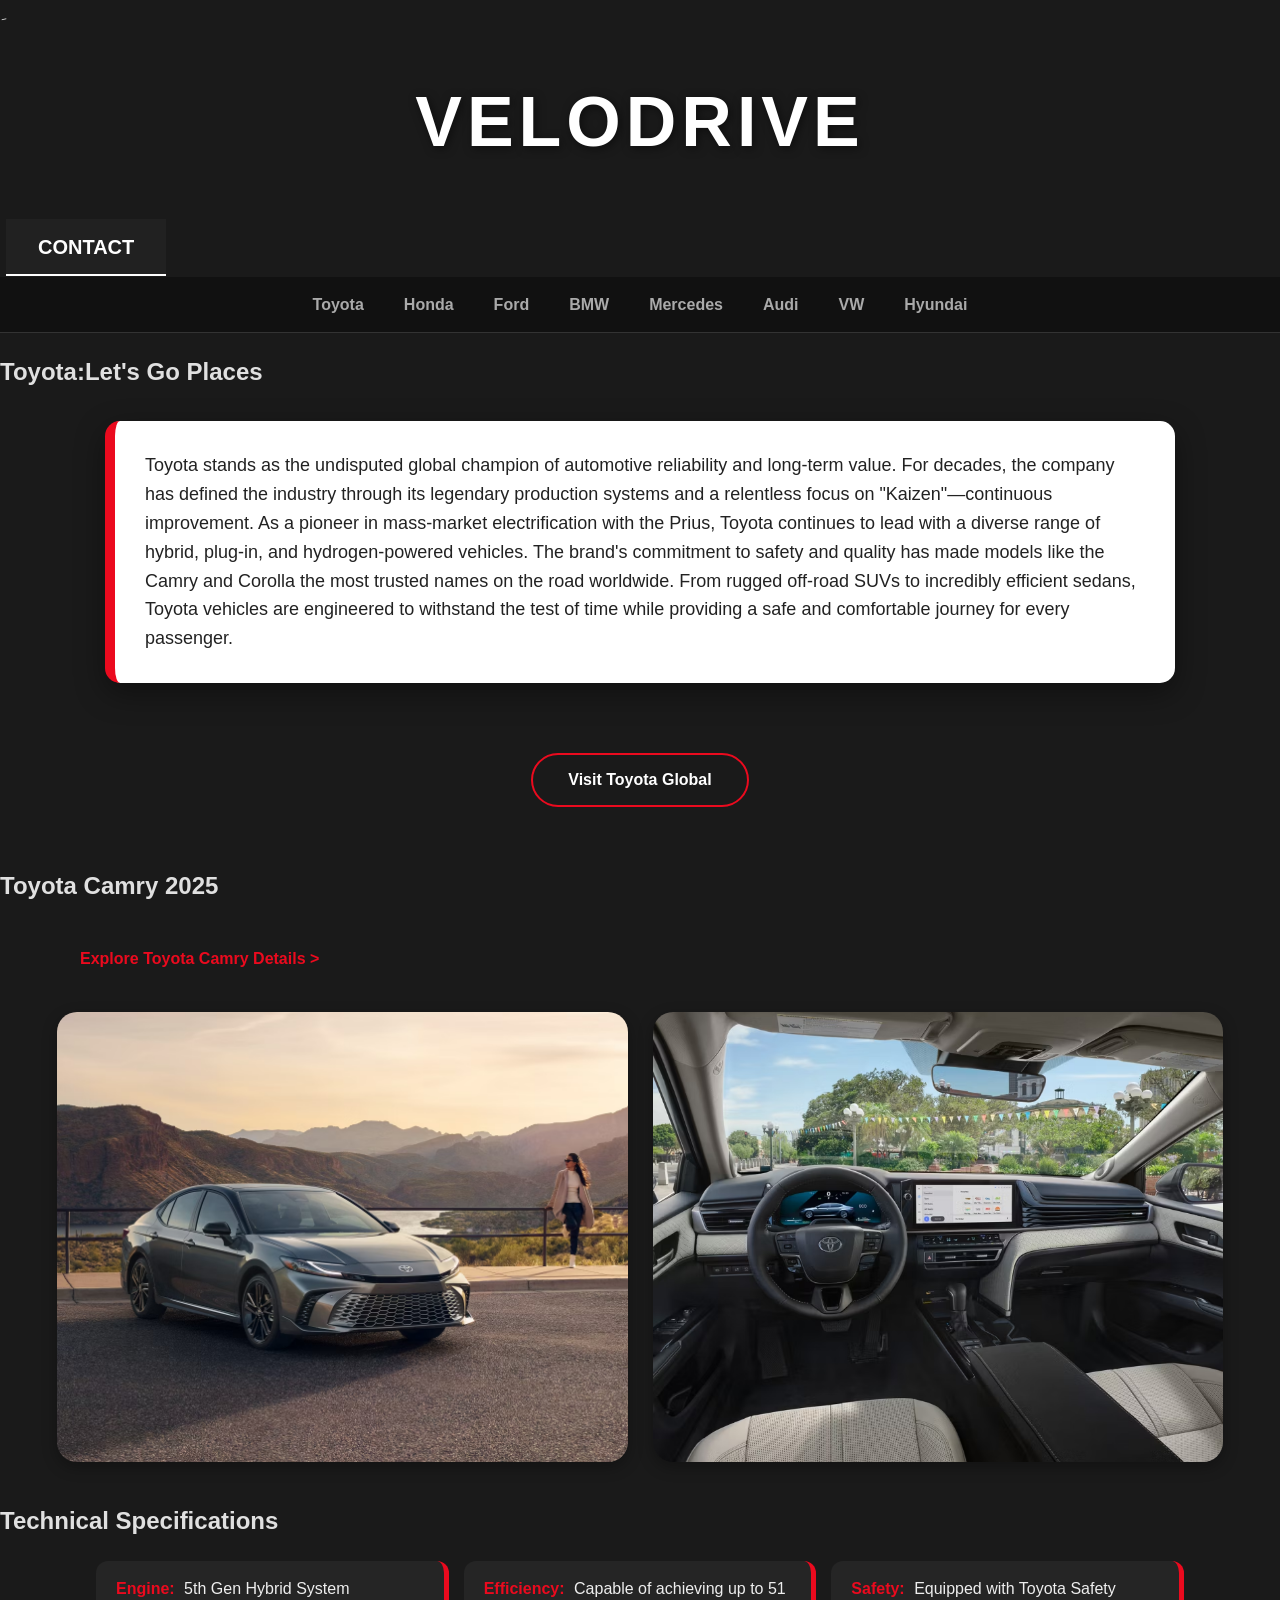
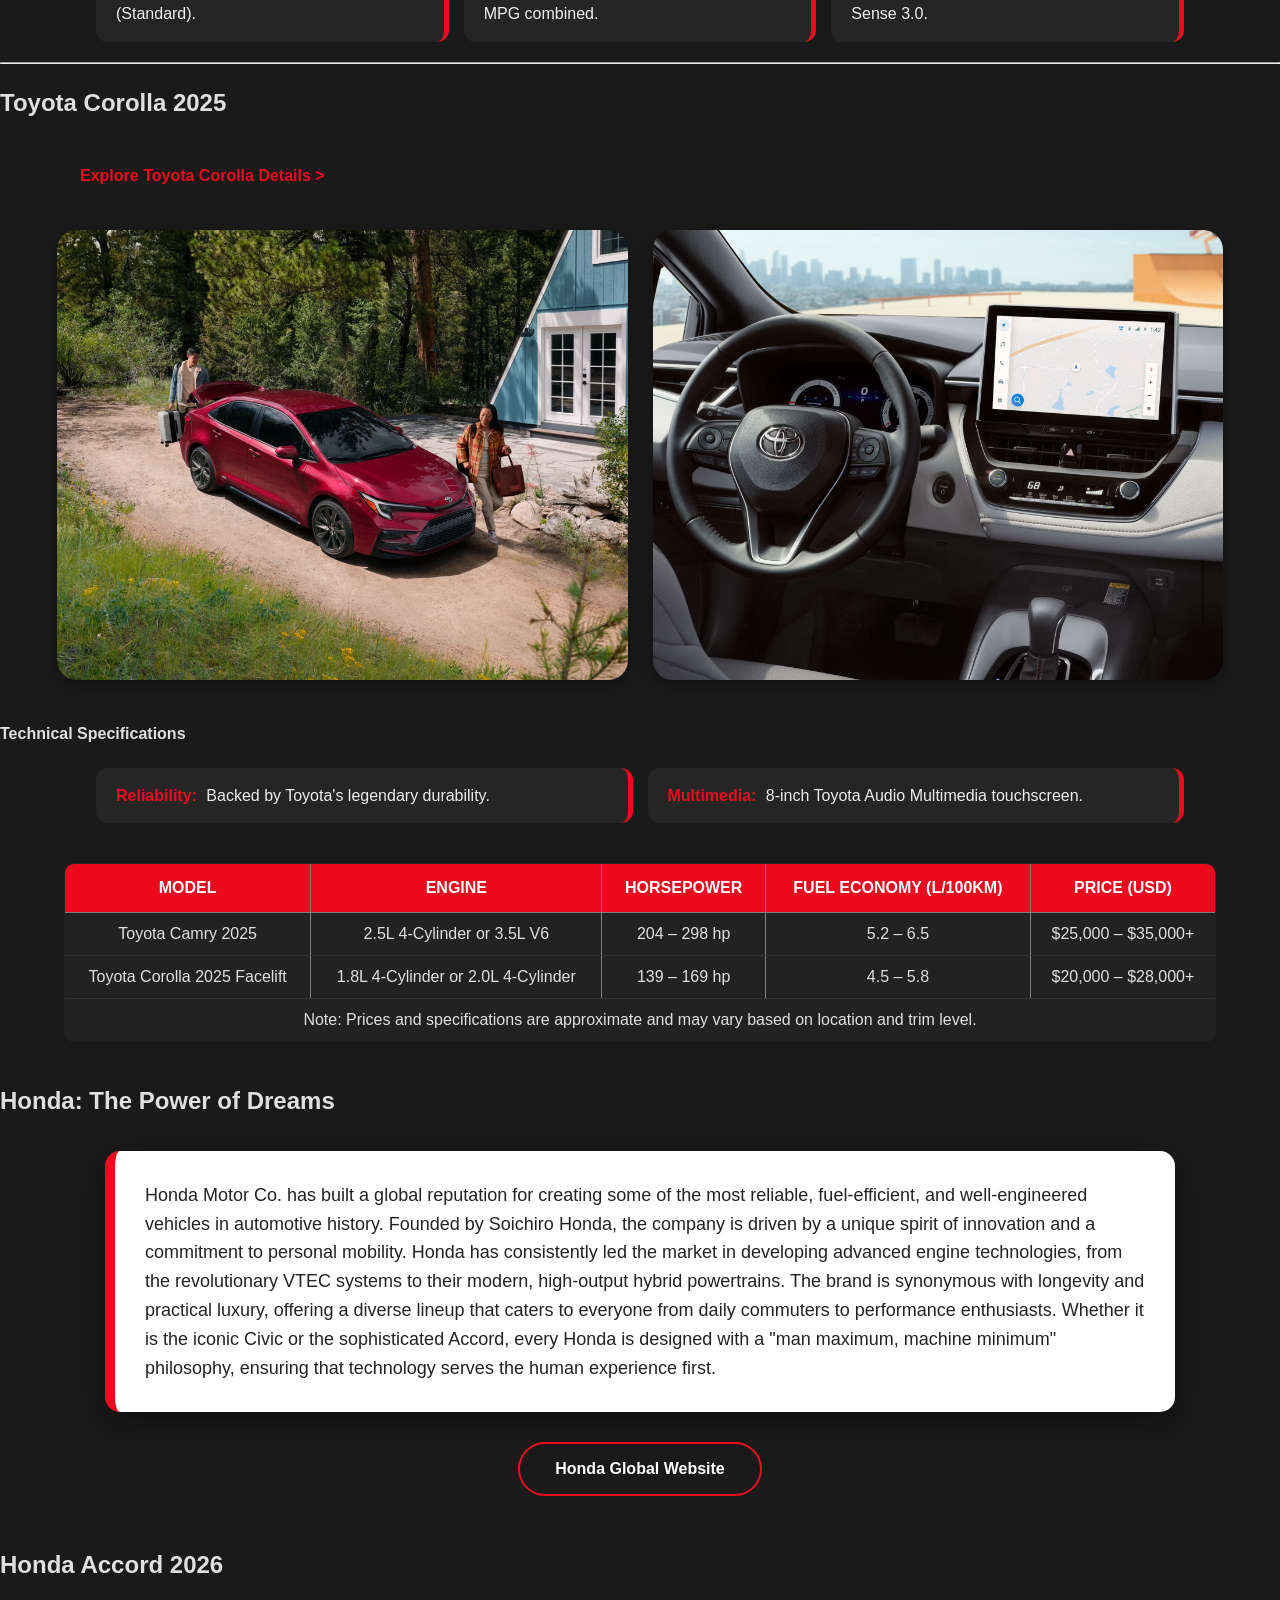
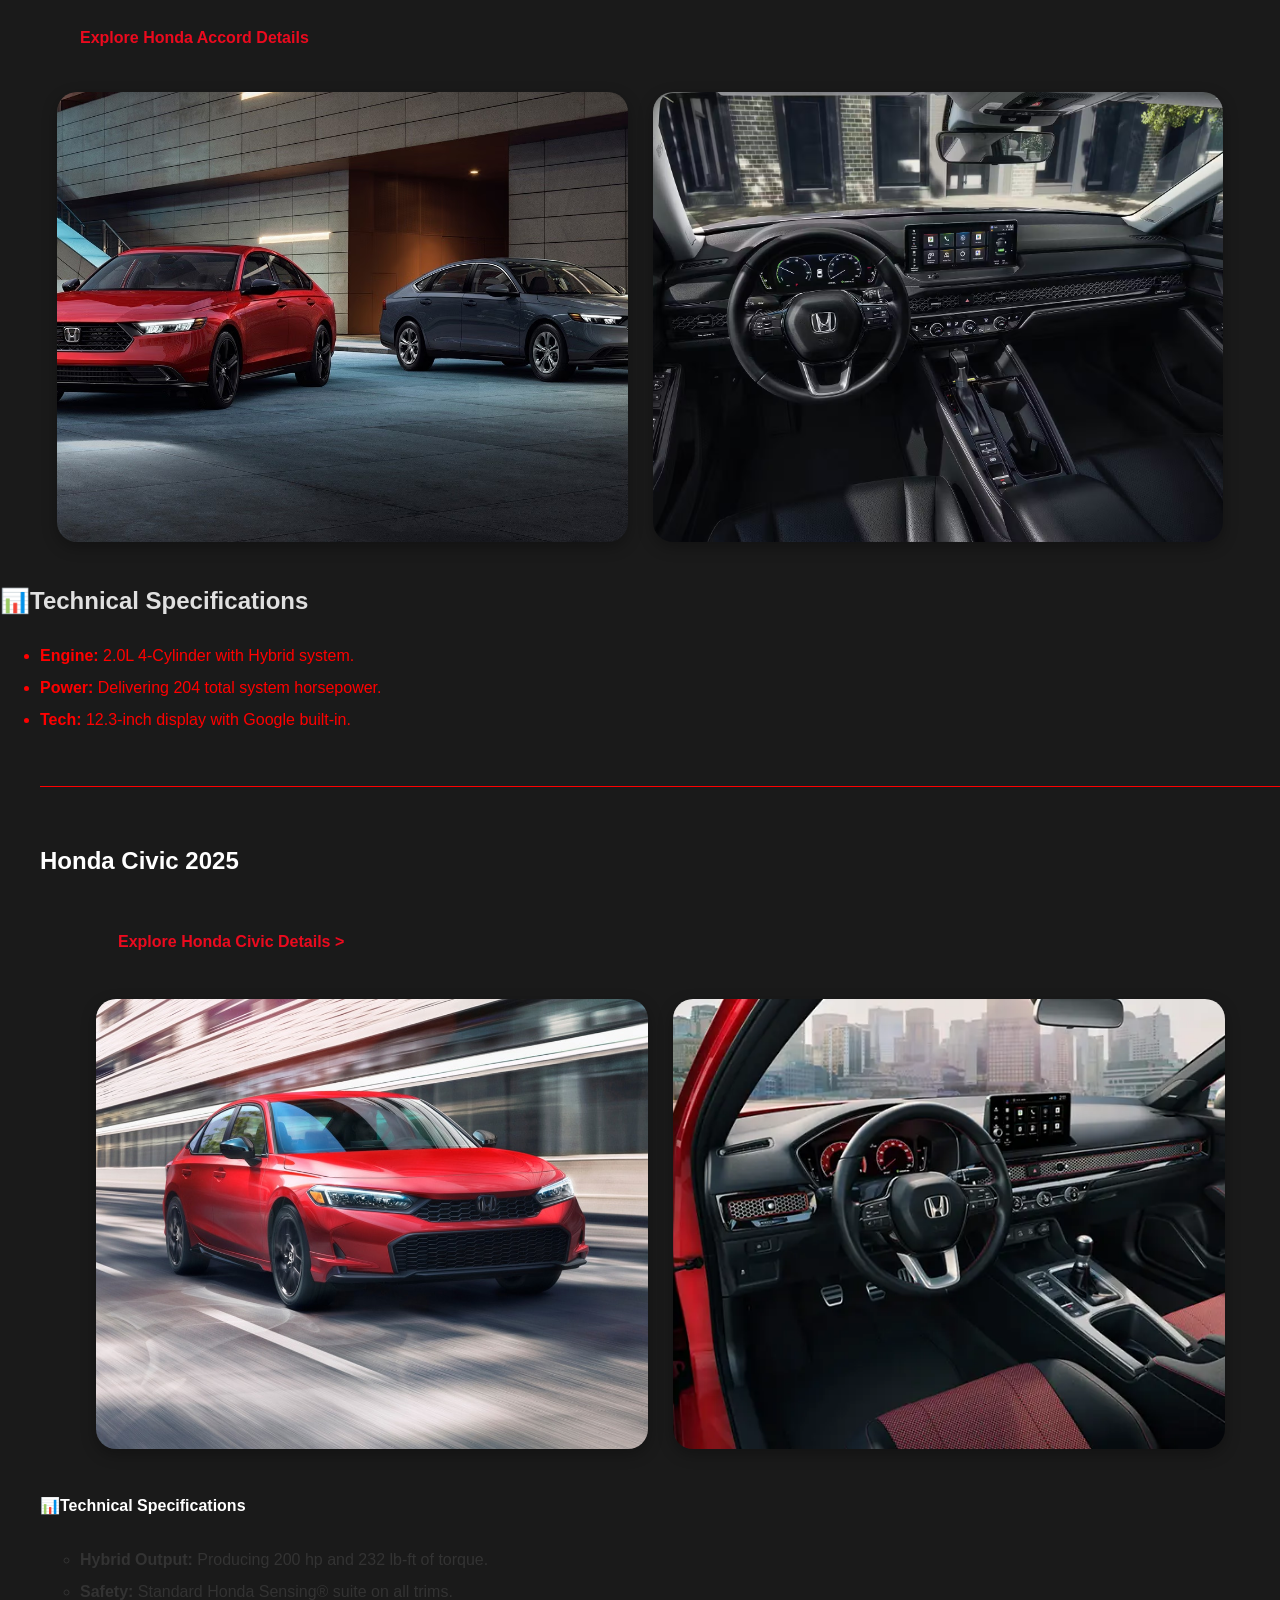
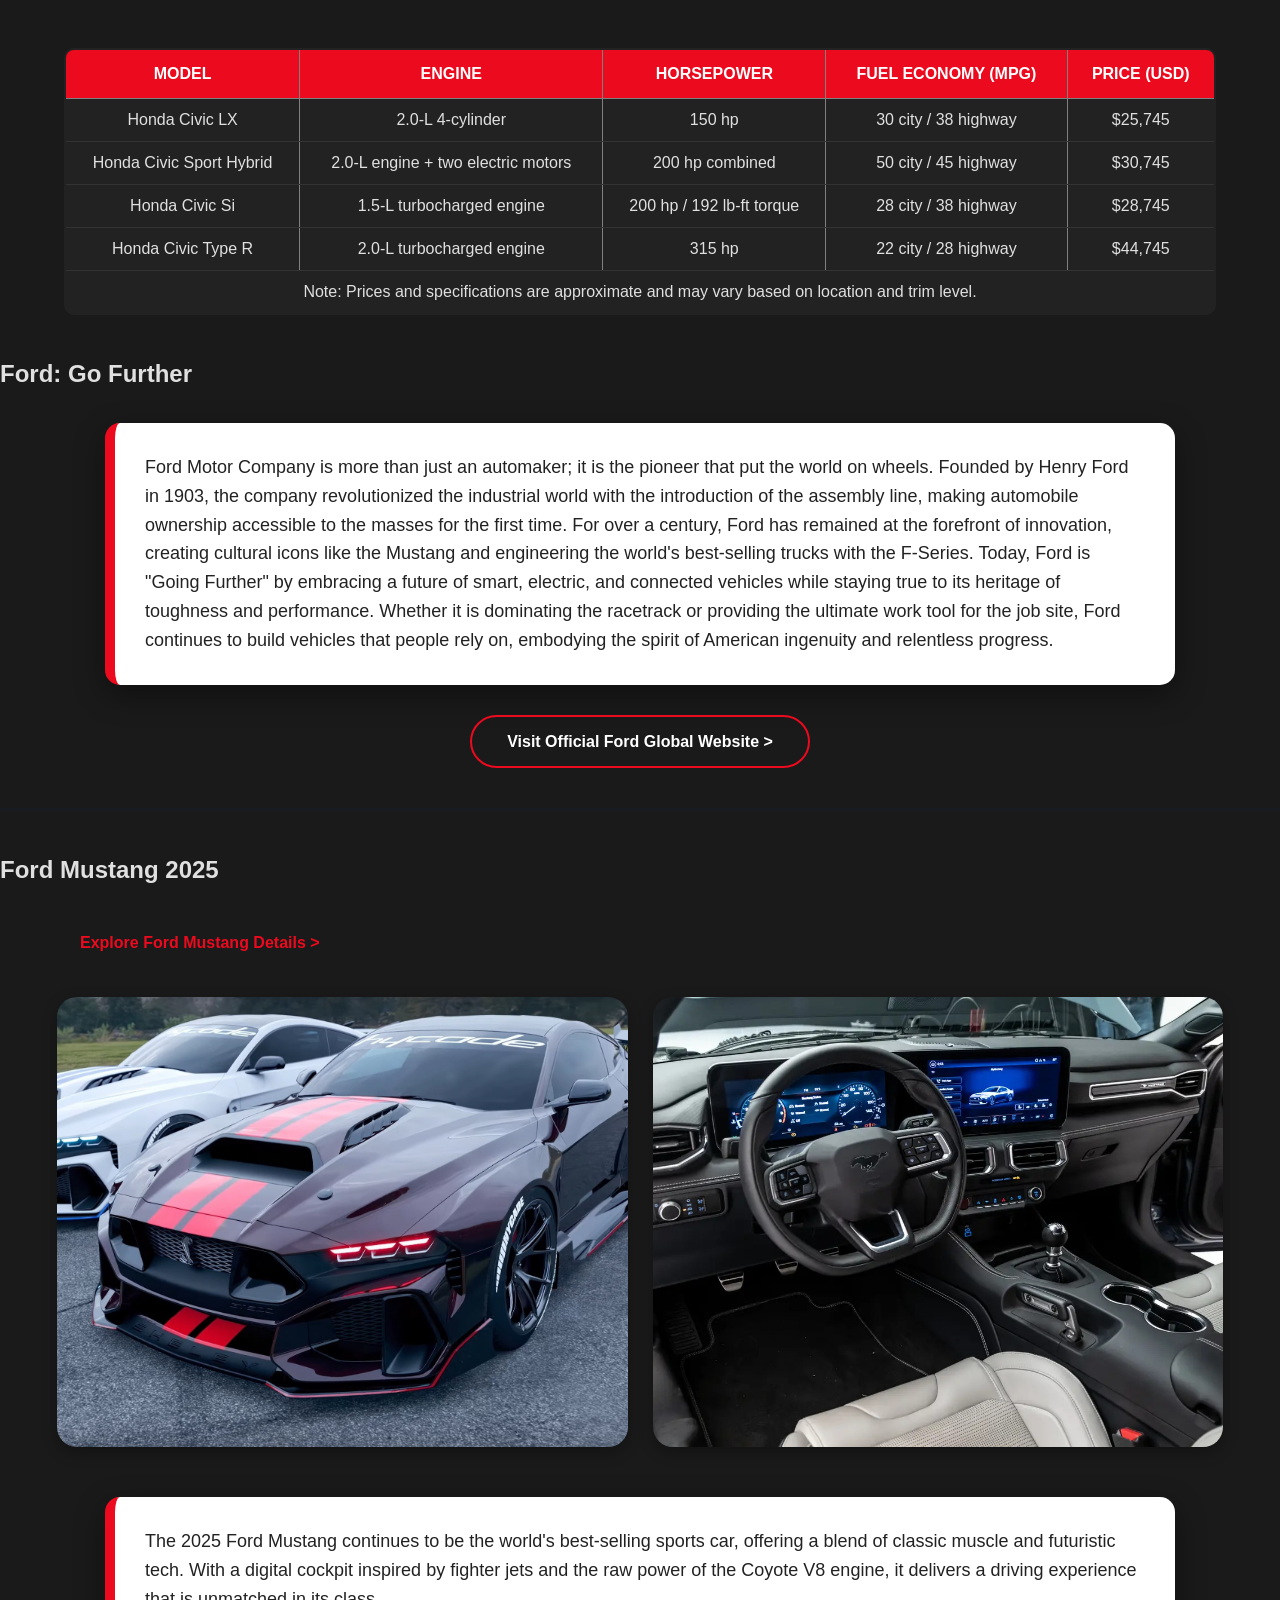
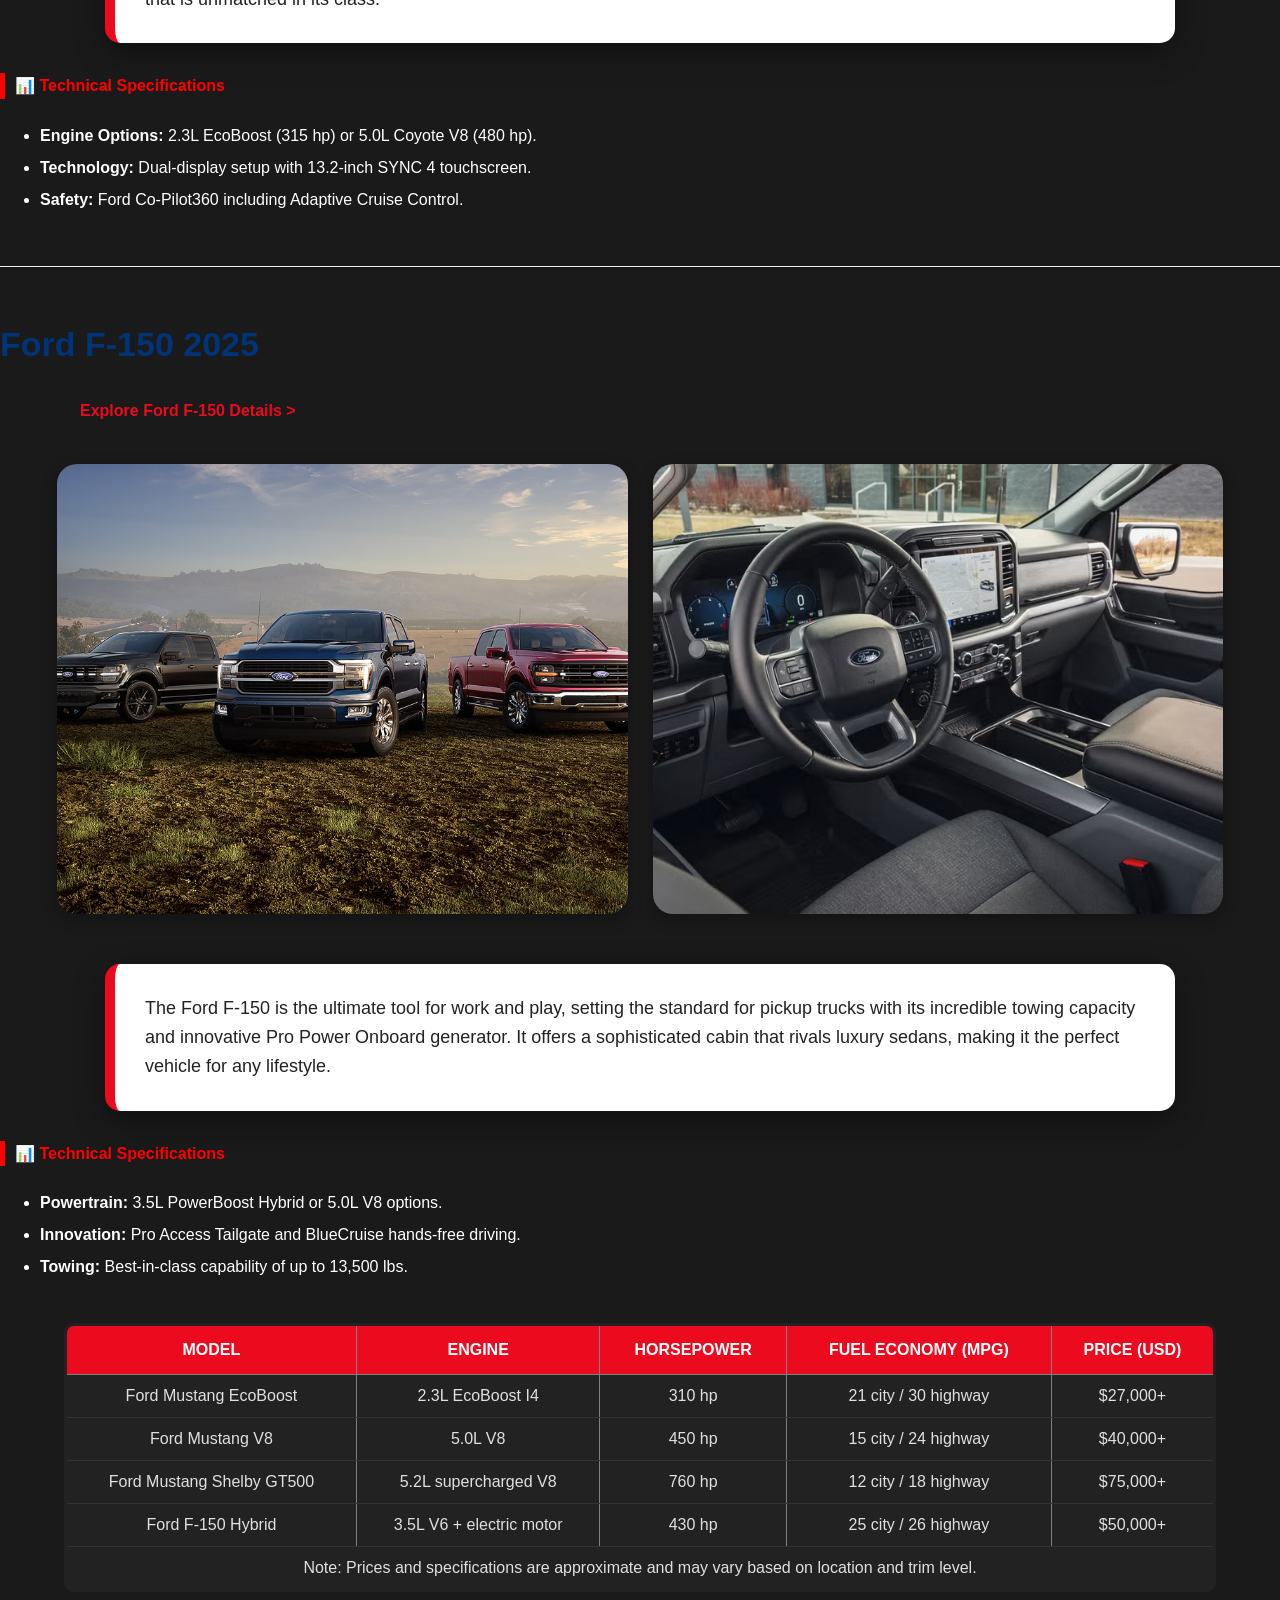
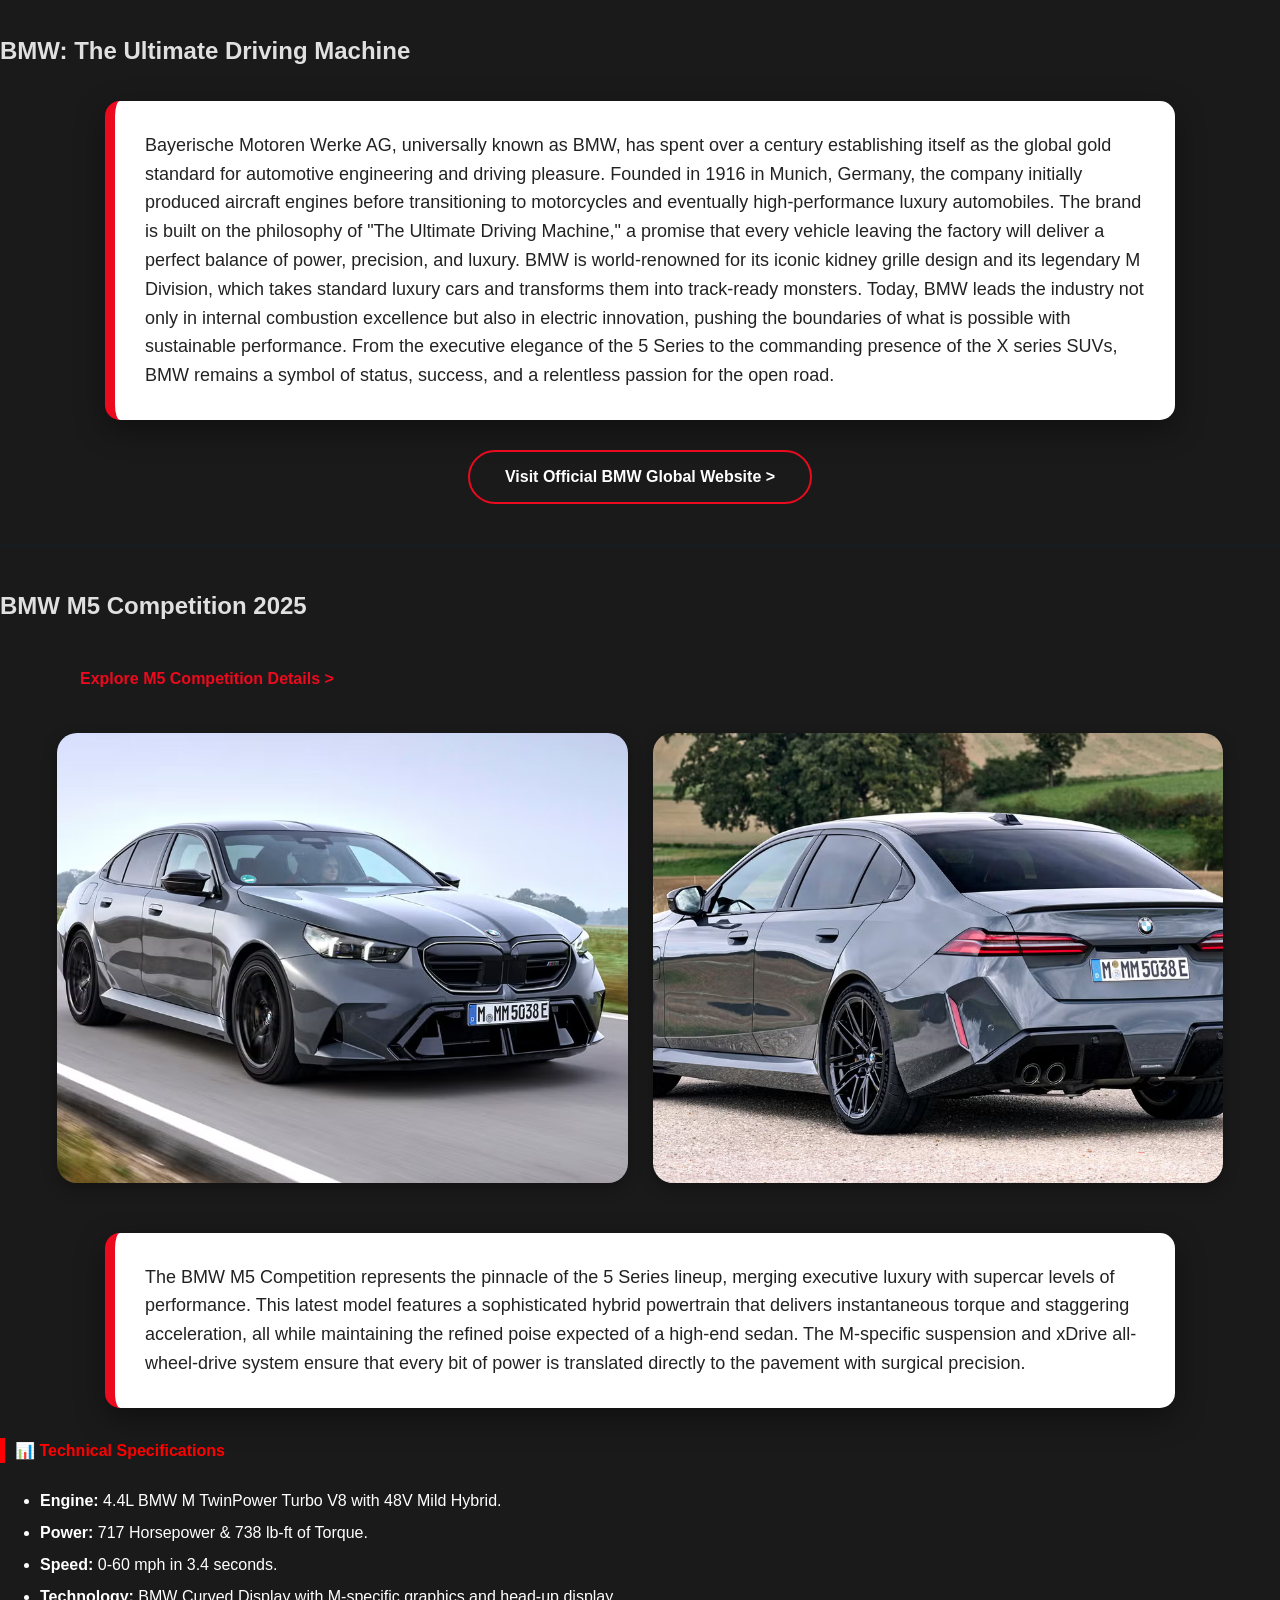
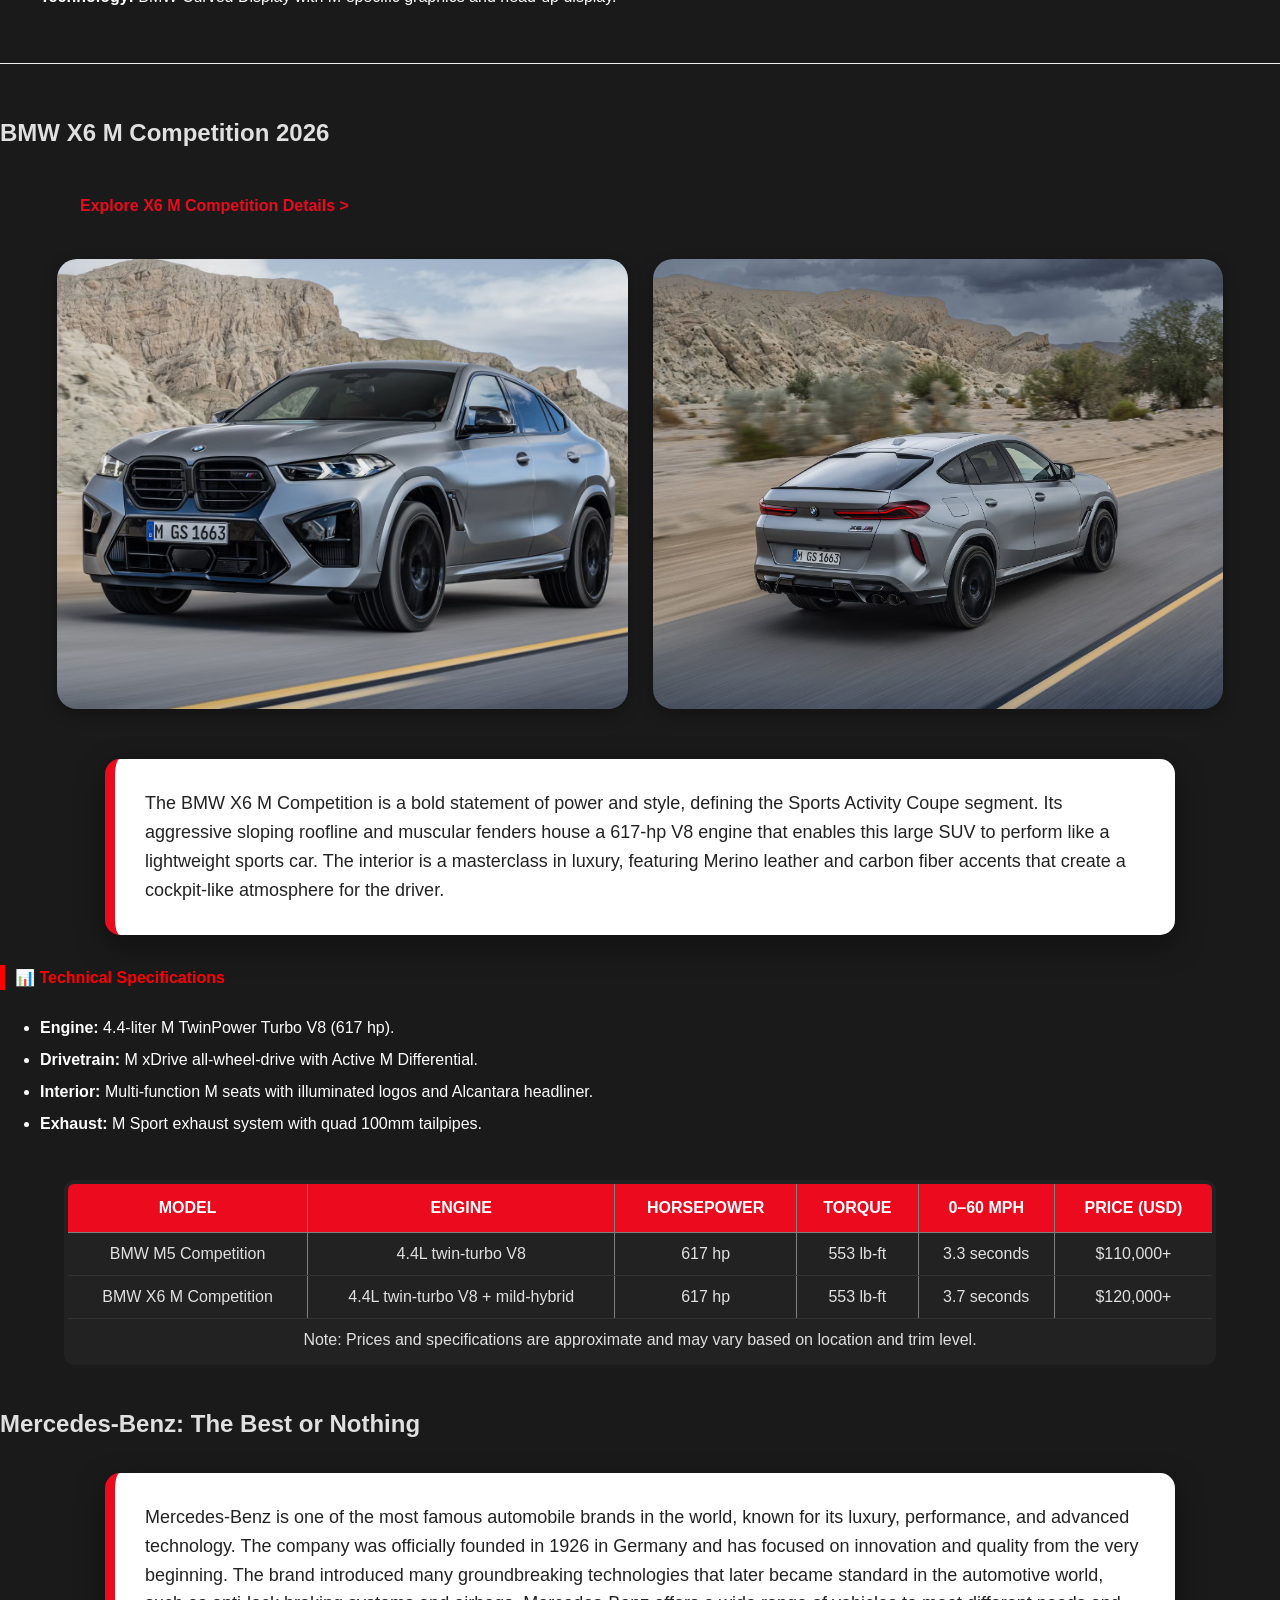
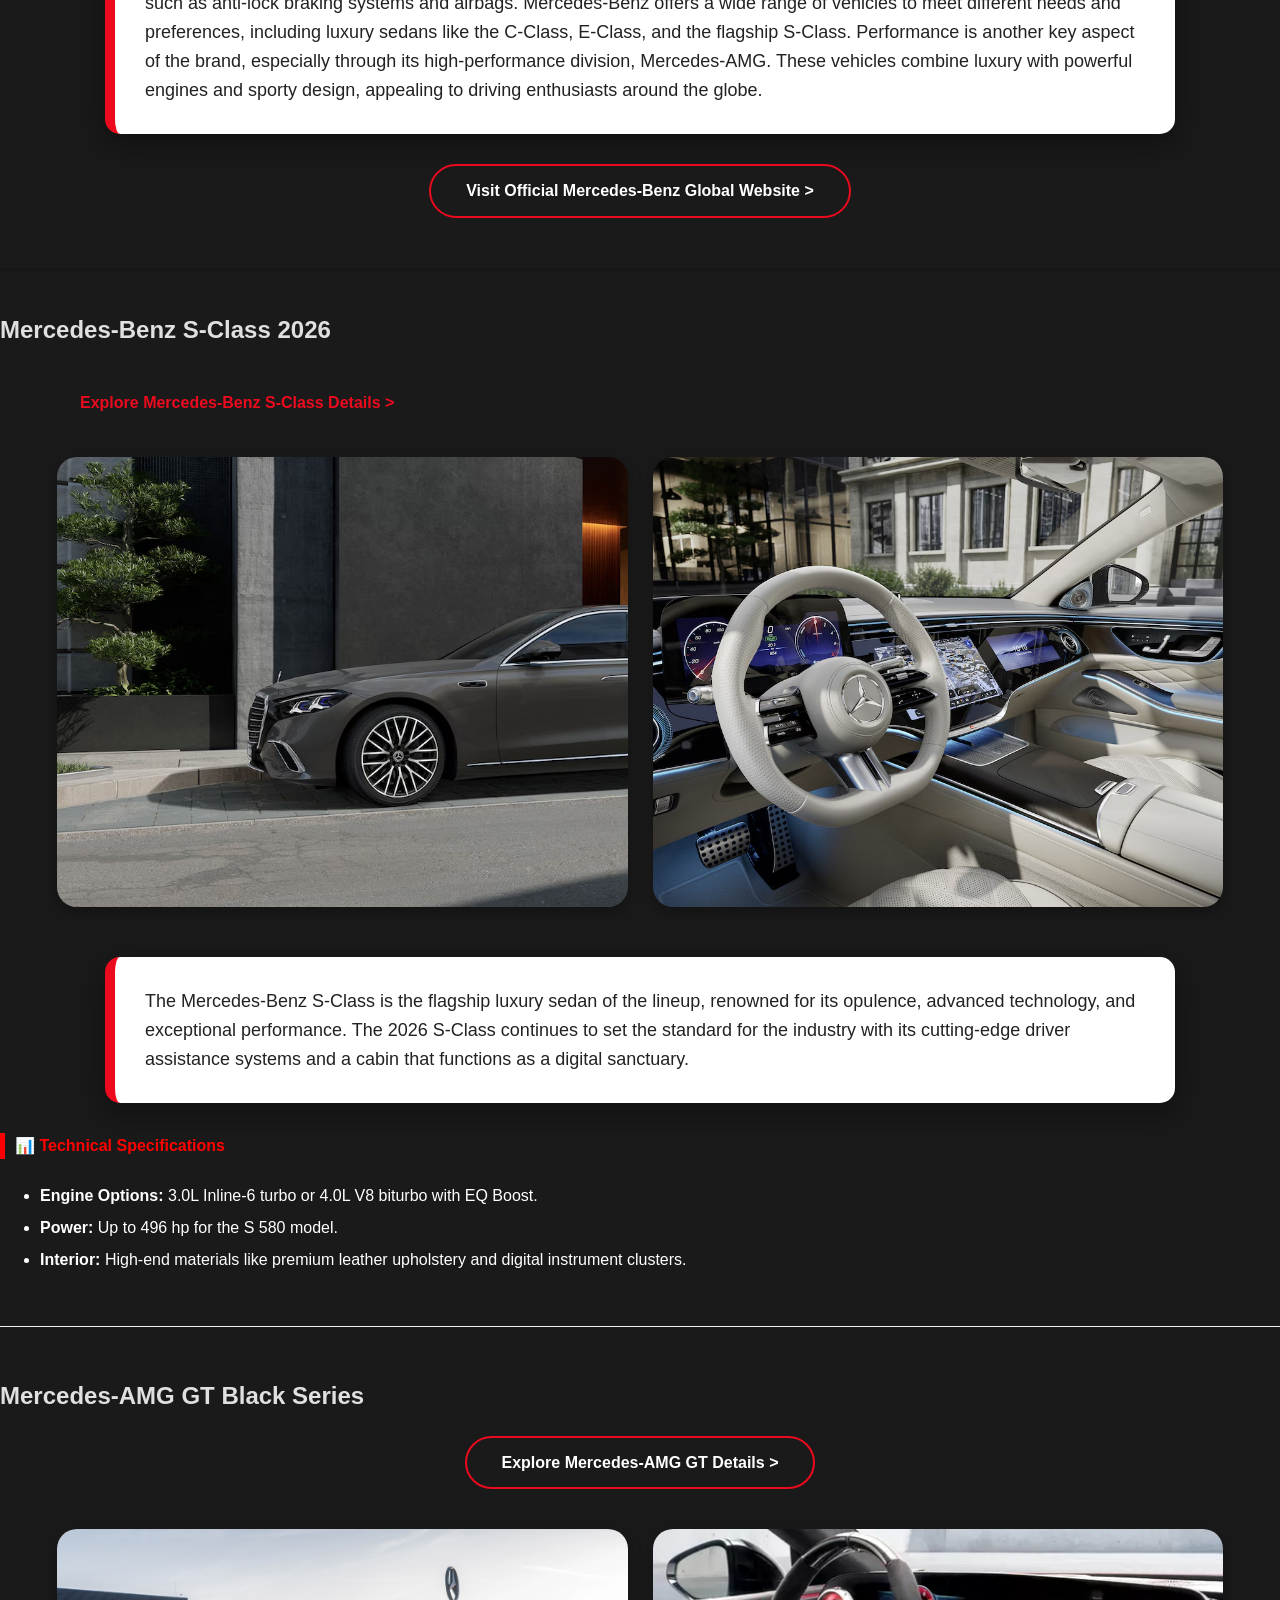
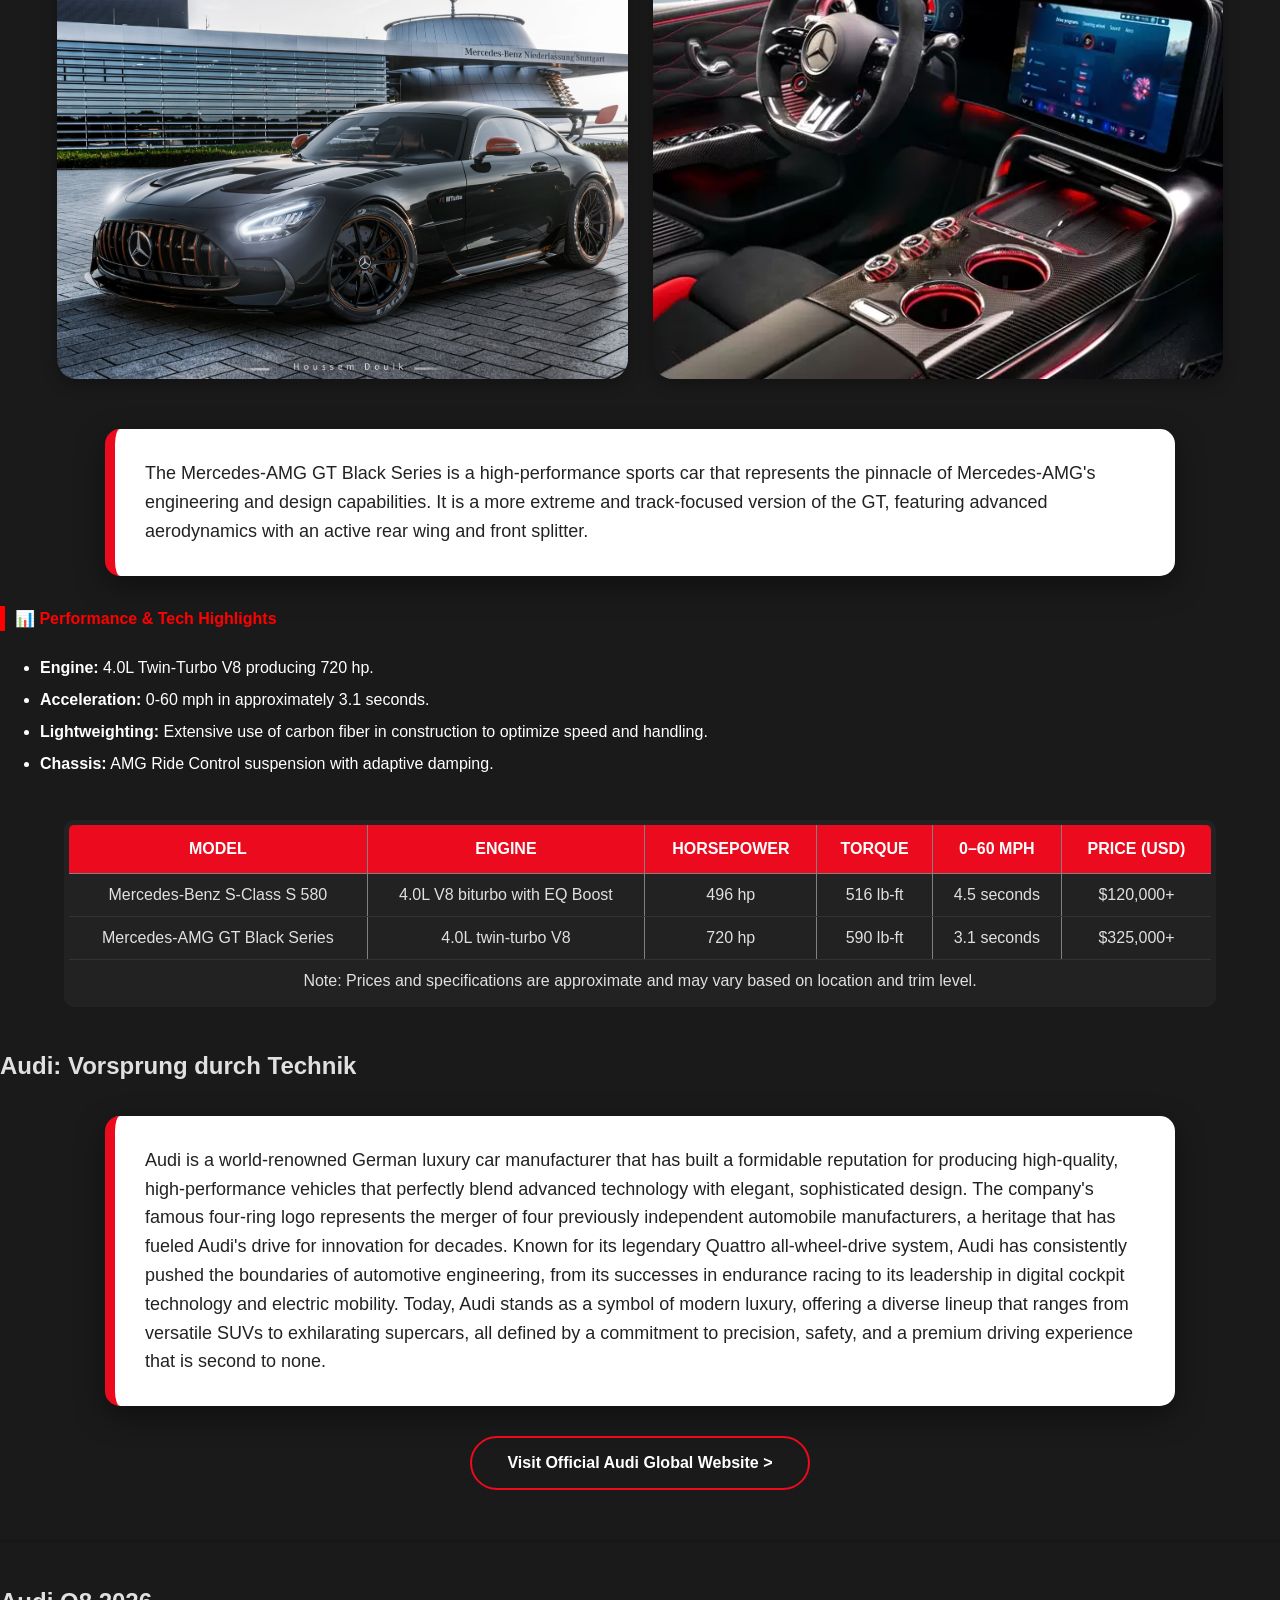
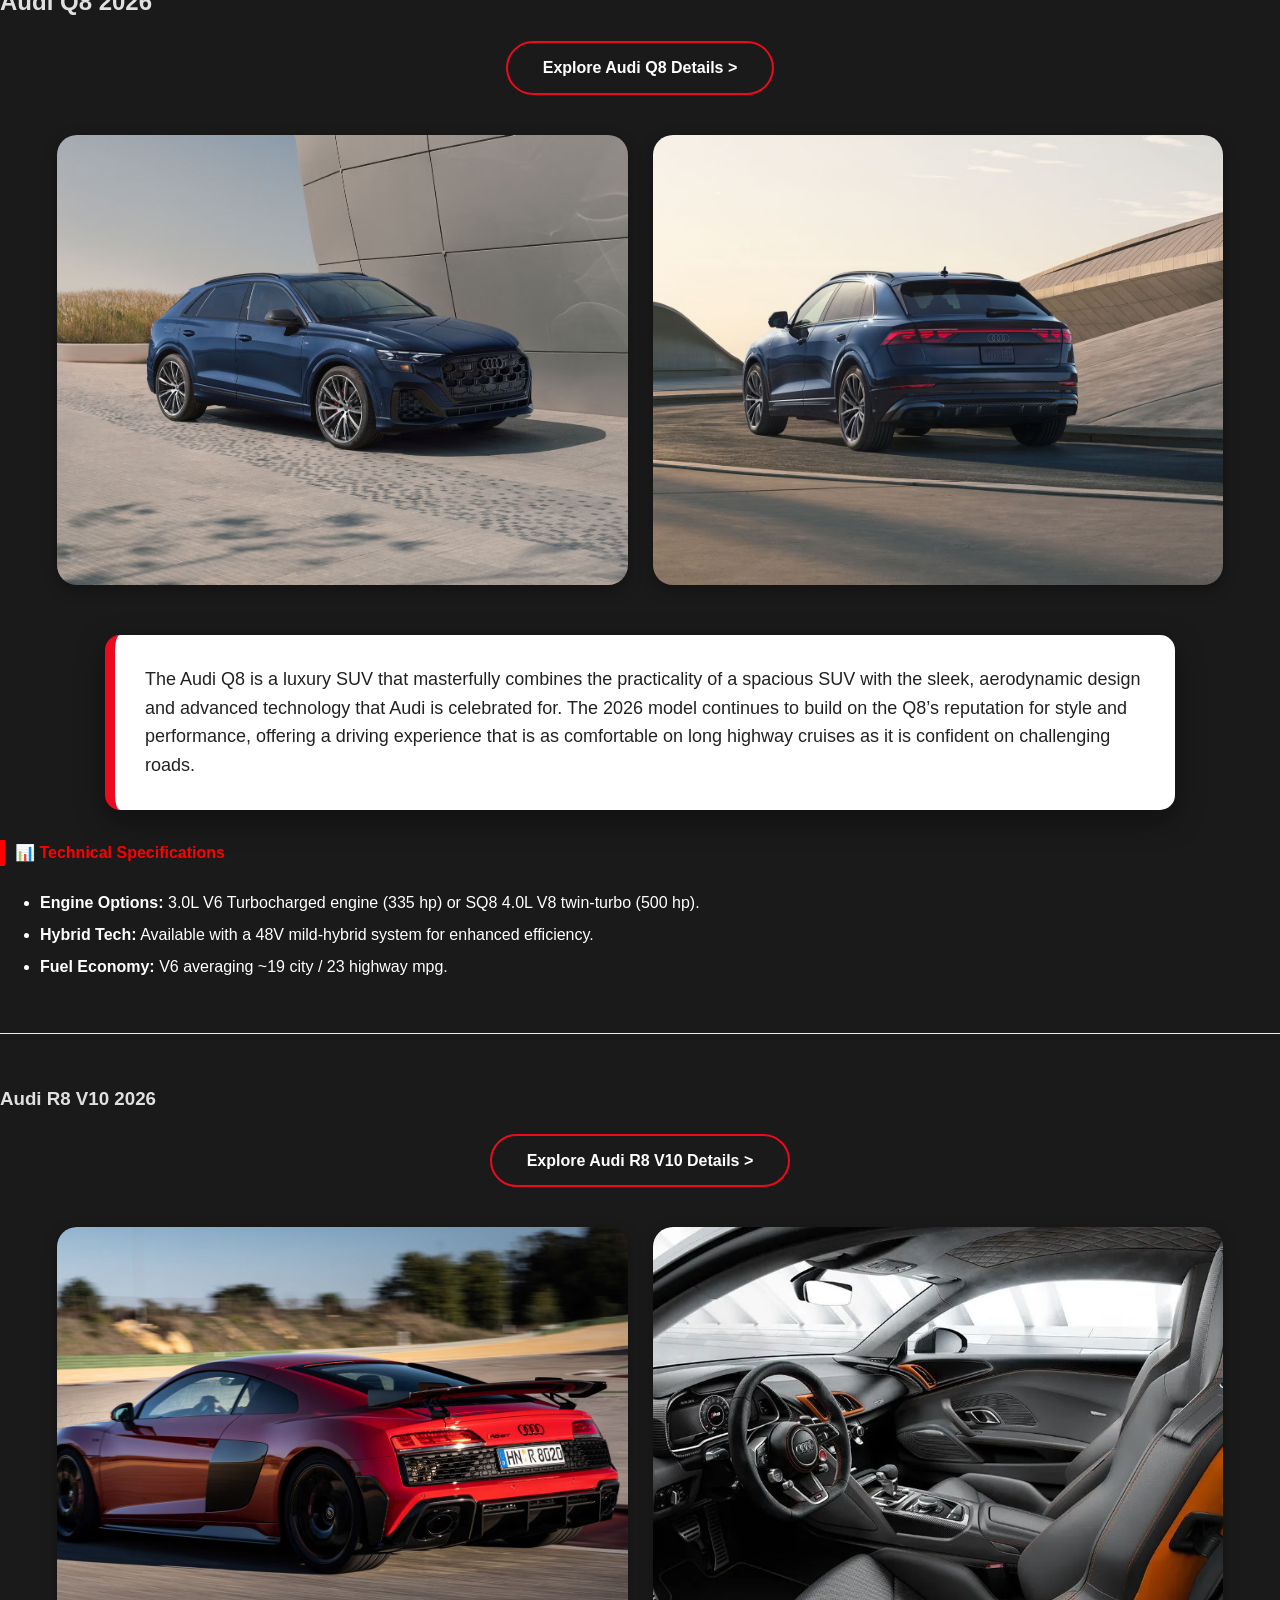
<file: index-2.html>
ِ<!DOCTYPE html>
<html>

<head>
    <meta charset="UTF-8">
    <title>DriveHub</title>
    <link rel="stylesheet" href="car/car.css">
</head>

<body>
    <div class="logo"></div>
    <h2 class="h1">VeloDrive</h2>
    
    <button>
        <a href="index3.html" class="btn2"><span class="spn2">Contact</span></a>
      </button>

    <nav class="navbar">
        <ul class="brands">
            <li class="brands-li"><a href="#toyota-section">Toyota</a></li>
            <li class="brands-li"><a href="#honda-section">Honda</a></li>
            <li class="brands-li"><a href="#ford-section">Ford</a></li>
            <li class="brands-li"><a href="#bmw-section">BMW</a></li>
            <li class="brands-li"><a href="#mercedes-section">Mercedes</a></li>
            <li class="brands-li"><a href="#audi-section">Audi</a></li>
            <li class="brands-li"><a href="#volkswagen-section">VW</a></li>
            <li class="brands-li"><a href="#hyundai-section">Hyundai</a></li>
        </ul>

    </nav> 
    
    
    <h2 class="h3">Toyota:Let's Go Places</h2>
    <p class="p8">Toyota stands as the undisputed global champion of automotive reliability and long-term
        value.
        For
        decades,
        the
        company has defined the industry through its legendary production systems and a relentless focus on
        "Kaizen"—continuous improvement. As a pioneer in mass-market electrification with the Prius, Toyota
        continues to
        lead with a diverse range of hybrid, plug-in, and hydrogen-powered vehicles. The brand's commitment
        to
        safety
        and quality has made models like the Camry and Corolla the most trusted names on the road worldwide.
        From
        rugged
        off-road SUVs to incredibly efficient sedans, Toyota vehicles are engineered to withstand the test
        of
        time
        while
        providing a safe and comfortable journey for every passenger.</p>
    <div class="div1"><a class="a1" href="https://www.toyota.com/" target="_blank">
            Visit Toyota Global
        </a>

    </div>


    <h2 class="h4">Toyota Camry 2025</h2>

    <a class="a3" href="https://www.toyota.com/camry/" target="_blank">Explore Toyota Camry Details &gt;</a>

    <div class="div2">
        <img class="img1 gallery-img" src="car image/CAM_MY25_0029_V001.avif" alt="Camry Exterior">
        <img class="img2 gallery-img" src="car image/CAH_MY25_0027_V001.avif" alt="Camry Interior">
    </div>

    <h2 class="h5">Technical Specifications</h2>

    <ul class="car-details-list">
        <li><strong>Engine:</strong> 5th Gen Hybrid System (Standard).</li>
        <li><strong>Efficiency:</strong> Capable of achieving up to 51 MPG combined.</li>
        <li><strong>Safety:</strong> Equipped with Toyota Safety Sense 3.0.</li>
    </ul>

    <hr class="section-divider">

    <h2 class="h6">Toyota Corolla 2025</h2>

    <a class="crolla " href="https://www.toyota.com/corolla/" target="_blank" class="explore-link">
        Explore Toyota Corolla Details &gt;
    </a>

    <div class="div3">
        <img class="img3" src="car image\COH_MY26_0003_V001.avif">
        <img class="img4" src="car image\COR_MY26_0002_V002.avif">
    </div>

    <h4 class="tech-specs-header">Technical Specifications</h4>

    <ul class="car-details-list">
        <li><strong>Reliability:</strong> Backed by Toyota's legendary durability.</li>
        <li><strong>Multimedia:</strong> 8-inch Toyota Audio Multimedia touchscreen.</li>
    </ul>
    <table border="1">
        <tr>
            <th>Model</th>
            <th>Engine</th>
            <th>Horsepower</th>
            <th>Fuel Economy (L/100km)</th>
            <th>Price (USD)</th>
        </tr>
        <tr>
            <td>Toyota Camry 2025</td>
            <td>2.5L 4-Cylinder or 3.5L V6</td>
            <td>204 – 298 hp</td>
            <td>5.2 – 6.5</td>
            <td>$25,000 – $35,000+</td>
        </tr>
        <tr>
            <td>Toyota Corolla 2025 Facelift</td>
            <td>1.8L 4-Cylinder or 2.0L 4-Cylinder</td>
            <td>139 – 169 hp</td>
            <td>4.5 – 5.8</td>
            <td>$20,000 – $28,000+</td>
        </tr>
        <tfoot>
            <tr>
                <td colspan="5">Note: Prices and specifications are approximate and may vary based on
                    location
                    and
                    trim
                    level.</td>
            </tr>
        </tfoot>
    </table>
    <div id="honda-section"> </div>
    <h2 class="h7">Honda: The Power of Dreams</h2>
    <p class="p9">Honda Motor Co. has built a global reputation for creating some of the most reliable,
        fuel-efficient, and
        well-engineered vehicles in automotive history. Founded by Soichiro Honda, the company is driven by
        a
        unique
        spirit of innovation and a commitment to personal mobility. Honda has consistently led the market in
        developing
        advanced engine technologies, from the revolutionary VTEC systems to their modern, high-output
        hybrid
        powertrains. The brand is synonymous with longevity and practical luxury, offering a diverse lineup
        that
        caters
        to everyone from daily commuters to performance enthusiasts. Whether it is the iconic Civic or the
        sophisticated
        Accord, every Honda is designed with a "man maximum, machine minimum" philosophy, ensuring that
        technology
        serves the human experience first.</p>
    <div style="text-align: center; margin-bottom: 50px;">
        <a class="a2" href="https://www.honda.com/" target="_blank">Honda Global Website</a>
    </div>
    <h2 class="h8">Honda Accord 2026 </h2>

    <a class="a4" href="https://automobiles.honda.com/accord-sedan" target="_blank">Explore Honda Accord
        Details</a>

    <div class="div4">
        <img class="img5" src="car image\08-Honda-2026-Accord-Gallery-Exterior-Modal.avif">
        <img class="img6" src="car image\3978-inset01-2026-honda-accord-touring-interior-dashboard.avif">
    </div>
    <h2 class="h9">📊Technical
        Specifications</h2>
    <ul style="font-family: sans-serif; line-height: 2; color: #ff0000; font-size: 16px;">
        <li><strong>Engine:</strong> 2.0L 4-Cylinder with Hybrid system.</li>
        <li><strong>Power:</strong> Delivering 204 total system horsepower.</li>
        <li><strong>Tech:</strong> 12.3-inch display with Google built-in.</li>
    </ul>
    <ul style="font-family: sans-serif; line-height: 2; color: #ffffff; font-size: 16px;">
        <hr style="border: 0; height: 1px; background: #ff0000; margin: 50px 0;">
        <h2 class="h10"> Honda Civic 2025</h2>
        <a class="a5" href="https://automobiles.honda.com/civic-sedan" target="_blank">Explore Honda Civic
            Details
            &gt;</a>

        <div class="div5">
            <img class="img7" src="car image\2026-honda-civic-sedan-sport-rallye-red-front-three-quarter-13.jpg">
            <img class="img8" src="car image\Honda-Civic-Si-Interior-2410.webp">
        </div>
        <h4 class="h11"> 📊Technical Specifications</h4>
        <ul style="font-family: sans-serif; line-height: 2; color: #333; font-size: 16px;">
            <li><strong>Hybrid Output:</strong> Producing 200 hp and 232 lb-ft of torque.</li>
            <li><strong>Safety:</strong> Standard Honda Sensing® suite on all trims.</li>
        </ul>
    </ul>
    </ul>
    <table border="2">
        <tr>
            <th>Model</th>
            <th>Engine</th>
            <th>Horsepower</th>
            <th>Fuel Economy (mpg)</th>
            <th>Price (USD)</th>
        </tr>
        <tr>
            <td>Honda Civic LX</td>
            <td>2.0-L 4-cylinder</td>
            <td>150 hp</td>
            <td>30 city / 38 highway</td>
            <td>$25,745</td>
        </tr>
        <tr>
            <td>Honda Civic Sport Hybrid</td>
            <td>2.0-L engine + two electric motors</td>
            <td>200 hp combined</td>
            <td>50 city / 45 highway</td>
            <td>$30,745</td>
        </tr>
        <tr>
            <td>Honda Civic Si</td>
            <td>1.5-L turbocharged engine</td>
            <td>200 hp / 192 lb-ft torque</td>
            <td>28 city / 38 highway</td>
            <td>$28,745</td>
        </tr>
        <tr>
            <td>Honda Civic Type R</td>
            <td>2.0-L turbocharged engine</td>
            <td>315 hp</td>
            <td>22 city / 28 highway</td>
            <td>$44,745</td>
        </tr>
        <tfoot>
            <tr>
                <td colspan="5">Note: Prices and specifications are approximate and may vary based on
                    location
                    and
                    trim
                    level.</td>
            </tr>
        </tfoot>
    </table>
    <div id="ford-section"> </div>
    <h2 class="h12"> Ford: Go Further</h2>
    <p class="p10">Ford Motor Company is more than just an automaker; it is the pioneer that put the world
        on
        wheels. Founded
        by
        Henry Ford in 1903, the company revolutionized the industrial world with the introduction of the
        assembly
        line,
        making automobile ownership accessible to the masses for the first time. For over a century, Ford
        has
        remained
        at the forefront of innovation, creating cultural icons like the Mustang and engineering the world's
        best-selling trucks with the F-Series. Today, Ford is "Going Further" by embracing a future of
        smart,
        electric,
        and connected vehicles while staying true to its heritage of toughness and performance. Whether it
        is
        dominating
        the racetrack or providing the ultimate work tool for the job site, Ford continues to build vehicles
        that
        people
        rely on, embodying the spirit of American ingenuity and relentless progress.</p>
    </p>

    <div class="link.ford">
        <a class="a6" href="https://www.ford.com" target="_blank">
            Visit Official Ford Global Website &gt; </a>
    </div>

    <hr style="border: 0; height: 3px; background: #003478; margin: 40px 0; opacity: 0.1;">

    <h2 class="h13">Ford Mustang 2025</h2>

    <a class="a7" href="https://www.ford.com/performance/mustang/" target="_blank">
        Explore Ford Mustang Details &gt;
    </a>

    <div class="div6">
        <img class="img9"
            src="car image\2026-ford-mustang-shelby-gt500-everything-we-know-about-the-all-new-muscle-car-king_12.jpg"
            alt="Mustang Exterior">
        <img class="img10" src="car image\ford-mustang-gt-2026-20-interior-front-row-scaled.jpg" alt="Mustang Interior">
    </div>

    <p class="p11">
        The 2025 Ford Mustang continues to be the world's best-selling sports car, offering a blend of
        classic
        muscle
        and futuristic tech. With a digital cockpit inspired by fighter jets and the raw power of the Coyote
        V8
        engine,
        it delivers a driving experience that is unmatched in its class.
    </p>

    <h4 style="color: #ff0000; font-family: sans-serif; border-left: 5px solid #ff0000; padding-left: 10px;">📊
        Technical
        Specifications</h4>
    <ul style="font-family: sans-serif; line-height: 2; color: #ffffff; font-size: 16px;">
        <li><strong>Engine Options:</strong> 2.3L EcoBoost (315 hp) or 5.0L Coyote V8 (480 hp).</li>
        <li><strong>Technology:</strong> Dual-display setup with 13.2-inch SYNC 4 touchscreen.</li>
        <li><strong>Safety:</strong> Ford Co-Pilot360 including Adaptive Cruise Control.</li>
    </ul>

    <hr style="border: 0; height: 1px; background: #eee; margin: 50px 0;">

    <h3 style="font-size: 34px; color: #003478; margin-bottom: 5px; font-family: sans-serif; font-weight: 900;">
        Ford
        F-150 2025</h3>

    <a class="a8" href="https://www.ford.com/trucks/f150/" target="_blank">
        Explore Ford F-150 Details &gt;
    </a>

    <div class="div7">
        <img class="img11" src="car image\26_FRD_F15_68101.avif" alt="F-150 Exterior">
        <img class="img12" src="car image\2025-ford-f150-xlt-107-67e437ecf2b5d.avif" alt="F-150 Interior">

    </div>

    <p class="p12">
        The Ford F-150 is the ultimate tool for work and play, setting the standard for pickup trucks with
        its
        incredible towing capacity and innovative Pro Power Onboard generator. It offers a sophisticated
        cabin
        that
        rivals luxury sedans, making it the perfect vehicle for any lifestyle.
    </p>

    <h4 style="color: #ff0000; font-family: sans-serif; border-left: 5px solid #ff0000; padding-left: 10px;">📊
        Technical
        Specifications</h4>
    <ul style="font-family: sans-serif; line-height: 2; color: #ffffff; font-size: 16px;">
        <li><strong>Powertrain:</strong> 3.5L PowerBoost Hybrid or 5.0L V8 options.</li>
        <li><strong>Innovation:</strong> Pro Access Tailgate and BlueCruise hands-free driving.</li>
        <li><strong>Towing:</strong> Best-in-class capability of up to 13,500 lbs.</li>
    </ul>
    <table border="3">
        <tr>
            <th>Model</th>
            <th>Engine</th>
            <th>Horsepower</th>
            <th>Fuel Economy (mpg)</th>
            <th>Price (USD)</th>
        </tr>
        <tr>
            <td>Ford Mustang EcoBoost</td>
            <td>2.3L EcoBoost I4</td>
            <td>310 hp</td>
            <td>21 city / 30 highway</td>
            <td>$27,000+</td>
        </tr>
        <tr>
            <td>Ford Mustang V8</td>
            <td>5.0L V8</td>
            <td>450 hp</td>
            <td>15 city / 24 highway</td>
            <td>$40,000+</td>
        </tr>
        <tr>
            <td>Ford Mustang Shelby GT500</td>
            <td>5.2L supercharged V8</td>
            <td>760 hp</td>
            <td>12 city / 18 highway</td>
            <td>$75,000+</td>
        </tr>
        <tr>
            <td>Ford F-150 Hybrid</td>
            <td>3.5L V6 + electric motor</td>
            <td>430 hp</td>
            <td>25 city / 26 highway</td>
            <td>$50,000+</td>
        </tr>
        <tfoot>
            <tr>
                <td colspan="5">Note: Prices and specifications are approximate and may vary based on
                    location
                    and
                    trim
                    level.</td>
            </tr>
        </tfoot>
    </table>
    <div id="bmw-section"> </div>
    <h2 class="h14"> BMW: The Ultimate Driving Machine</h2>


    <p class="p13">
        Bayerische Motoren Werke AG, universally known as BMW, has spent over a century establishing itself
        as
        the
        global gold standard for automotive engineering and driving pleasure. Founded in 1916 in Munich,
        Germany,
        the
        company initially produced aircraft engines before transitioning to motorcycles and eventually
        high-performance
        luxury automobiles. The brand is built on the philosophy of "The Ultimate Driving Machine," a
        promise
        that
        every
        vehicle leaving the factory will deliver a perfect balance of power, precision, and luxury. BMW is
        world-renowned for its iconic kidney grille design and its legendary M Division, which takes
        standard
        luxury
        cars and transforms them into track-ready monsters. Today, BMW leads the industry not only in
        internal
        combustion excellence but also in electric innovation, pushing the boundaries of what is possible
        with
        sustainable performance. From the executive elegance of the 5 Series to the commanding presence of
        the X
        series
        SUVs, BMW remains a symbol of status, success, and a relentless passion for the open road.
    </p>

    <div class="link.bmw" style=" text-align: center;
        margin: 25px 50px;">
        <a class="a9" href="https://www.bmw.com" target="_blank">
            Visit Official BMW Global Website &gt;
        </a>
    </div>

    <hr style="border: 0; height: 3px; background: #003366; margin: 40px 0; opacity: 0.1;">

    <h2 class="h15">
        BMW
        M5
        Competition 2025</h2>

    <a class="a10" href="https://www.bmwusa.com/vehicles/m-models/m5-sedan/overview.html" target="_blank">
        Explore M5 Competition Details &gt;
    </a>

    <div class="div8">
        <img class="img13" src="car image\2025-bmw-m5-115-671a7a8e94c11.avif" alt="M5 Exterior">
        <img class="img14" src="car image\2025-bmw-m5-120-671a7a9501711.avif" alt="M5 Interior">
    </div>

    <p class="p14">
        The BMW M5 Competition represents the pinnacle of the 5 Series lineup, merging executive luxury with
        supercar
        levels of performance. This latest model features a sophisticated hybrid powertrain that delivers
        instantaneous
        torque and staggering acceleration, all while maintaining the refined poise expected of a high-end
        sedan.
        The
        M-specific suspension and xDrive all-wheel-drive system ensure that every bit of power is translated
        directly to
        the pavement with surgical precision.
    </p>

    <h4 style="color: #ff0000; font-family: sans-serif; border-left: 5px solid #ff0000; padding-left: 10px;">📊
        Technical
        Specifications</h4>
    <ul style="font-family: sans-serif; line-height: 2; color: #ffffff; font-size: 16px;">
        <li><strong>Engine:</strong> 4.4L BMW M TwinPower Turbo V8 with 48V Mild Hybrid.</li>
        <li><strong>Power:</strong> 717 Horsepower & 738 lb-ft of Torque.</li>
        <li><strong>Speed:</strong> 0-60 mph in 3.4 seconds.</li>
        <li><strong>Technology:</strong> BMW Curved Display with M-specific graphics and head-up display.
        </li>
    </ul>
    <hr style="border: 0; height: 1px; background: #eee; margin: 50px 0;">
    <h2 class="h16">
        BMW
        X6 M
        Competition 2026</h2>
    <a class="a11" href="https://www.bmwusa.com/vehicles/m-models/x6-m/overview.html" target="_blank">
        Explore X6 M Competition Details &gt;
    </a>
    <div class="div9">
        <img class="img15" src="car image\p90495559-1677001917.avif" alt="X6 M Front">
        <img class="img16" src="car image\p90495563-1677001918.avif" alt="X6 M Rear">

    </div>

    <p class="p15">
        The BMW X6 M Competition is a bold statement of power and style, defining the Sports Activity Coupe
        segment.
        Its
        aggressive sloping roofline and muscular fenders house a 617-hp V8 engine that enables this large
        SUV to
        perform
        like a lightweight sports car. The interior is a masterclass in luxury, featuring Merino leather and
        carbon
        fiber accents that create a cockpit-like atmosphere for the driver.
    </p>
    <h4 style="color: #ff0000; font-family: sans-serif; border-left: 5px solid #ff0000; padding-left: 10px;">📊
        Technical
        Specifications</h4>
    <ul style="font-family: sans-serif; line-height: 2; color: #ffffff; font-size: 16px;">
        <li><strong>Engine:</strong> 4.4-liter M TwinPower Turbo V8 (617 hp).</li>
        <li><strong>Drivetrain:</strong> M xDrive all-wheel-drive with Active M Differential.</li>
        <li><strong>Interior:</strong> Multi-function M seats with illuminated logos and Alcantara
            headliner.
        </li>
        <li><strong>Exhaust:</strong> M Sport exhaust system with quad 100mm tailpipes.</li>
    </ul>
    </ul>
    <table border="4">
        <tr>
            <th>Model</th>
            <th>Engine</th>
            <th>Horsepower</th>
            <th>Torque</th>
            <th>0–60 mph</th>
            <th>Price (USD)</th>
        </tr>
        <tr>
            <td>BMW M5 Competition</td>
            <td>4.4L twin-turbo V8</td>
            <td>617 hp</td>
            <td>553 lb-ft</td>
            <td>3.3 seconds</td>
            <td>$110,000+</td>
        </tr>
        <tr>
            <td>BMW X6 M Competition</td>
            <td>4.4L twin-turbo V8 + mild-hybrid</td>
            <td>617 hp</td>
            <td>553 lb-ft</td>
            <td>3.7 seconds</td>
            <td>$120,000+</td>
        </tr>
        <tfoot>
            <tr>
                <td colspan="6">Note: Prices and specifications are approximate and may vary based on
                    location
                    and
                    trim
                    level.</td>
            </tr>
        </tfoot>
    </table>
    <div id="mercedes-section"> </div>
    <h2 class="h17">
        Mercedes-Benz: The Best or Nothing</h2>
    <p class="p16">
        Mercedes-Benz is one of the most famous automobile brands in the world, known for its luxury,
        performance,
        and
        advanced technology. The company was officially founded in 1926 in Germany and has focused on
        innovation
        and
        quality from the very beginning. The brand introduced many groundbreaking technologies that later
        became
        standard in the automotive world, such as anti-lock braking systems and airbags. Mercedes-Benz
        offers a
        wide
        range of vehicles to meet different needs and preferences, including luxury sedans like the C-Class,
        E-Class,
        and the flagship S-Class. Performance is another key aspect of the brand, especially through its
        high-performance division, Mercedes-AMG. These vehicles combine luxury with powerful engines and
        sporty
        design,
        appealing to driving enthusiasts around the globe.
    </p>
    <div style="text-align: center; margin-bottom: 50px;">
        <a class="a12" href="https://www.mercedes-benz.com/en/" target="_blank">
            Visit Official Mercedes-Benz Global Website &gt;
        </a>
    </div>
    <hr style="border: 0; height: 3px; background: #000000; margin: 40px 0; opacity: 0.1;">
    <h2 class="h18">
        Mercedes-Benz S-Class 2026</h2>
    <a class="a13" href="https://www.mercedes-benz.com/en/vehicles/s-class/" target="_blank">
        Explore Mercedes-Benz S-Class Details &gt;
    </a>
    <div class="div10">
        <img class="img17" src="car image\1769735566693.avif" alt="S-Class Exterior">
        <img class="img18" src="car image\1769704120273.avif" alt="S-Class Interior">
    </div>
    <p class="p17">
        The Mercedes-Benz S-Class is the flagship luxury sedan of the lineup, renowned for its opulence,
        advanced
        technology, and exceptional performance. The 2026 S-Class continues to set the standard for the
        industry
        with
        its cutting-edge driver assistance systems and a cabin that functions as a digital sanctuary.
    </p>
    <h4 style="color: #ff0000; font-family: sans-serif; border-left: 5px solid #ff0000; padding-left: 10px;">📊
        Technical
        Specifications</h4>
    <ul style="font-family: sans-serif; line-height: 2; color: #ffffff; font-size: 16px;">
        <li><strong>Engine Options:</strong> 3.0L Inline-6 turbo or 4.0L V8 biturbo with EQ Boost.</li>
        <li><strong>Power:</strong> Up to 496 hp for the S 580 model.</li>
        <li><strong>Interior:</strong> High-end materials like premium leather upholstery and digital
            instrument
            clusters.</li>
    </ul>
    <hr style="border: 0; height: 1px; background: #eee; margin: 50px 0;">
    <h2 class="h19">
        Mercedes-AMG GT Black Series</h2>
    <a class="a14" href="https://www.mercedes-benz.com.eg/en/passengercars/models/coupe/new-amg-gt.html"
        target="_blank">
        Explore Mercedes-AMG GT Details &gt;
    </a>
    <div class="div11">
        <img class="img19" src="car image\houssem-douik-amg-2pporange-accent.jpg" alt="AMG GT Exterior">
        <img class="img20" src="car image\299a3b11c71416f732a528395506ac98.webp" alt="AMG GT Interior">
    </div>
    <p class="p18">
        The Mercedes-AMG GT Black Series is a high-performance sports car that represents the pinnacle of
        Mercedes-AMG's
        engineering and design capabilities. It is a more extreme and track-focused version of the GT,
        featuring
        advanced aerodynamics with an active rear wing and front splitter.
    </p>
    <h4 style="color: red; font-family: sans-serif; border-left: 5px solid red; padding-left: 10px;">📊
        Performance
        & Tech Highlights</h4>
    <ul style="font-family: sans-serif; line-height: 2; color: #ffffff; font-size: 16px;">
        <li><strong>Engine:</strong> 4.0L Twin-Turbo V8 producing 720 hp.</li>
        <li><strong>Acceleration:</strong> 0-60 mph in approximately 3.1 seconds.</li>
        <li><strong>Lightweighting:</strong> Extensive use of carbon fiber in construction to optimize speed
            and
            handling.</li>
        <li><strong>Chassis:</strong> AMG Ride Control suspension with adaptive damping.</li>
    </ul>
    <table border="5">
        <tr>
            <th>Model</th>
            <th>Engine</th>
            <th>Horsepower</th>
            <th>Torque</th>
            <th>0–60 mph</th>
            <th>Price (USD)</th>
        </tr>
        <tr>
            <td>Mercedes-Benz S-Class S 580</td>
            <td>4.0L V8 biturbo with EQ Boost</td>
            <td>496 hp</td>
            <td>516 lb-ft</td>
            <td>4.5 seconds</td>
            <td>$120,000+</td>
        </tr>
        <tr>
            <td>Mercedes-AMG GT Black Series</td>
            <td>4.0L twin-turbo V8</td>
            <td>720 hp</td>
            <td>590 lb-ft</td>
            <td>3.1 seconds</td>
            <td>$325,000+</td>
        </tr>
        <tfoot>
            <tr>
                <td colspan="6">Note: Prices and specifications are approximate and may vary based on
                    location
                    and
                    trim
                    level.</td>
            </tr>
        </tfoot>
    </table>
    <div id="audi-section"> </div>
    <h2 class="h20">
        Audi: Vorsprung durch Technik</h2>

    <p class="p19">
        Audi is a world-renowned German luxury car manufacturer that has built a formidable reputation for
        producing
        high-quality, high-performance vehicles that perfectly blend advanced technology with elegant,
        sophisticated
        design. The company's famous four-ring logo represents the merger of four previously independent
        automobile
        manufacturers, a heritage that has fueled Audi's drive for innovation for decades. Known for its
        legendary
        Quattro all-wheel-drive system, Audi has consistently pushed the boundaries of automotive
        engineering,
        from
        its
        successes in endurance racing to its leadership in digital cockpit technology and electric mobility.
        Today,
        Audi
        stands as a symbol of modern luxury, offering a diverse lineup that ranges from versatile SUVs to
        exhilarating
        supercars, all defined by a commitment to precision, safety, and a premium driving experience that
        is
        second
        to
        none.
    </p>
    <div style="text-align: center; margin-bottom: 50px;">
        <a class="a15" href="https://www.audi.com/en.html" target="_blank">
            Visit Official Audi Global Website &gt;
        </a>
    </div>
    <hr style="border: 0; height: 3px; background: #000000; margin: 40px 0; opacity: 0.1;">

    <h2 class="h21"> Audi
        Q8
        2026</h2>


    <a class="a16" href="https://www.audiusa.com/en/models/q8/q8/2026/overview" target="_blank">
        Explore Audi Q8 Details &gt;
    </a>
    <div class="div12">
        <img class="img21" src="car image\1920x1080_D1_MY26---Q8---Exterior---Front-Profile---Parked---5499.avif"
            alt="Audi Q8 Exterior">
        <img class="img22" src="car image\1920x1080_D2_MY26---Q8---Exterior---Rear-Profile---Parked---5527.avif"
            alt="Audi Q8 Interior">
    </div>
    <p class="p20">
        The Audi Q8 is a luxury SUV that masterfully combines the practicality of a spacious SUV with the
        sleek,
        aerodynamic design and advanced technology that Audi is celebrated for. The 2026 model continues to
        build on
        the
        Q8’s reputation for style and performance, offering a driving experience that is as comfortable on
        long
        highway
        cruises as it is confident on challenging roads.
    </p>
    <h4 style="color: red; font-family: sans-serif; border-left: 5px solid red; padding-left: 10px;">📊
        Technical
        Specifications</h4>
    <ul style="font-family: sans-serif; line-height: 2; color: #ffffff; font-size: 16px;">
        <li><strong>Engine Options:</strong> 3.0L V6 Turbocharged engine (335 hp) or SQ8 4.0L V8 twin-turbo
            (500
            hp).
        </li>
        <li><strong>Hybrid Tech:</strong> Available with a 48V mild-hybrid system for enhanced efficiency.
        </li>
        <li><strong>Fuel Economy:</strong> V6 averaging ~19 city / 23 highway mpg.</li>
    </ul>
    <hr style="border: 0; height: 1px; background: #eee; margin: 50px 0;">
    <h3 class="h22">
        Audi
        R8
        V10 2026</h3>
    <a class="a17" href="https://www.audiusa.com/en/models/r8/r8-heritage/2024/overview" target="_blank">
        Explore Audi R8 V10 Details &gt;
    </a>
    <div class="div13">
        <img class="img23" src="car image\1920x1080_RS_performance_days110.avif" alt="Audi R8 Exterior">
        <img class="img24" src="car image\audi-r8-front-seats-169594.webp" alt="Audi R8 Interior">
    </div>
    <p class="p21">
        The Audi R8 V10 is a high-performance sports car that represents the absolute pinnacle of Audi’s
        engineering
        and
        design capabilities. It is powered by a naturally aspirated 5.2-liter V10 engine that produces an
        unmistakable
        sound and delivers breathtaking acceleration.
    </p>
    <h4 style="color:red; font-family: sans-serif; border-left: 5px solid red; padding-left: 10px;">📊
        Performance
        & Luxury Features</h4>
    <ul style="font-family: sans-serif; line-height: 2; color: #ffffff; font-size: 16px;">
        <li><strong>Power:</strong> 562 hp and 406 lb-ft of torque.</li>
        <li><strong>Acceleration:</strong> 0-60 mph in approximately 3.4 seconds with a top speed of 200
            mph.
        </li>
        <li><strong>Drivetrain:</strong> Quattro all-wheel drive paired with a 7-speed dual-clutch automatic
            transmission.</li>
        <li><strong>Tech:</strong> Audi Virtual Cockpit digital instrument cluster and Bang & Olufsen
            premium
            sound.
        </li>
    </ul>
    <table border="6">
        <tr>
            <th>Model</th>
            <th>Engine</th>
            <th>Horsepower</th>
            <th>Torque</th>
            <th>0–60 mph</th>
            <th>Price (USD)</th>
        </tr>
        <tr>
            <td>Audi Q8 SQ8 with mild-hybrid</td>
            <td>4.0L V8 twin-turbocharged engine with mild-hybrid system</td>
            <td>518 hp</td>
            <td>568 lb-ft</td>
            <td>3.7 seconds</td>
            <td>$90,000+</td>
        </tr>
        <tr>
            <td>Audi R8 V10</td>
            <td>5.2L naturally aspirated V10</td>
            <td>562 hp</td>
            <td>406 lb-ft</td>
            <td>3.4 seconds</td>
            <td>$150,000+</td>
        </tr>
        <tfoot>
            <tr>
                <td colspan="6">Note: Prices and specifications are approximate and may vary based on
                    location
                    and
                    trim
                    level.</td>
            </tr>
        </tfoot>
    </table>
    <div id="volkswagen-section"> </div>
    <h2 class="h23">
        Volkswagen: Drive Bigger
    </h2>

    <p class="p22">
        Volkswagen is a world-renowned German automaker that has built a formidable reputation for producing
        high-quality, high-performance vehicles that perfectly blend advanced technology with elegant,
        sophisticated
        design. Known for its precision engineering, Volkswagen has consistently pushed the boundaries of
        automotive
        innovation for decades, creating icons that remain global leaders in sustainable mobility. From the
        legendary
        Beetle to the modern electric ID. series, the brand continues to define excellence in the automotive
        world.
        Volkswagen vehicles are engineered to withstand the test of time while providing a safe and
        comfortable
        journey
        for every passenger. Their commitment to safety and quality has made models like the Golf and Tiguan
        the
        most
        trusted names on the road worldwide. Today, Volkswagen stands as a symbol of reliability and
        innovation,
        offering a diverse lineup that ranges from versatile SUVs to incredibly efficient hatchbacks.
    </p>

    <div style="text-align: center; margin-bottom: 50px;">
        <a class="a18" href="https://www.vw.com" target="_blank">
            Visit Official Volkswagen Global Website &gt;
        </a>
    </div>

    <hr style="border: 0; height: 3px; background: red; margin: 40px 0; opacity: 0.1;">

    <h3 class="h24">
        Volkswagen Golf GTI 2026
    </h3>

    <a class="a19" href="https://www.vw.com/en/models/golf-gti.html" target="_blank">
        Explore Golf GTI Details &gt;
    </a>

    <div class="div14">
        <img class="img25" src="car image\VW_NGW6_Showroom_MY26GolfGTI_parkedFrontShot.webp" alt="Golf GTI Exterior">
        <img class="img26" src="car image\2026-vw-golf-gti-front-dash.avif" alt="Golf GTI Interior">
    </div>

    <h4 style="color: red; font-family: sans-serif; border-left: 5px solid red; padding-left: 10px;">📊
        Technical
        Specifications</h4>
    <ul style="font-family: sans-serif; line-height: 2; color: #ffffff; font-size: 16px;">
        <li><strong>Engine:</strong> 2.0L Turbocharged 4-Cylinder producing 241 hp.</li>
        <li><strong>Acceleration:</strong> 0-60 mph in approximately 5.4 seconds.</li>
        <li><strong>Transmission:</strong> 7-speed DSG® automatic transmission.</li>
    </ul>

    <table border="6"
        style="width: 100%; border-collapse: collapse; font-family: sans-serif; text-align: left; margin-bottom: 50px;">
        <thead>
            <tr>
                <th style="padding: 10px;">Model</th>
                <th style="padding: 10px;">Engine</th>
                <th style="padding: 10px;">Horsepower</th>
                <th style="padding: 10px;">0–60 mph</th>
                <th style="padding: 10px;">Price (USD)</th>
            </tr>
        </thead>
        <tbody>
            <tr>
                <td style="padding: 10px;">Golf GTI 2026</td>
                <td style="padding: 10px;">2.0L Turbo 4-Cyl</td>
                <td style="padding: 10px;">241 hp</td>
                <td style="padding: 10px;">5.4 seconds</td>
                <td style="padding: 10px;">$32,000+</td>
            </tr>
        </tbody>
        <tfoot>
            <tr>
                <td colspan="5" style="padding: 8px; font-size: 12px;">Note: Prices and specifications are
                    approximate
                    and may vary based on location and trim level.</td>
            </tr>
        </tfoot>
    </table>

    <h2 class="h25">
        Volkswagen Tiguan 2026
    </h2>

    <a class="a20" href="https://www.vw.com/en/models/tiguan.html" target="_blank">
        Explore Tiguan Details &gt;
    </a>

    <div class="div15">
        <img class="img27" src="car image\2026-volkswagen-tiguan-sel-r-line-turbo-avocado-pr-101-67fe9bc5f0f89.avif"
            alt="Tiguan Exterior">
        <img class="img28" src="car image\2026_VW_Tiguan_Turbo_-9_1600.avif" alt="Tiguan Interior">
    </div>

    <h4 style="color: #f30d0d; font-family: sans-serif; border-left: 5px solid #f30d0d; padding-left: 10px;">📊
        Technical
        Specifications</h4>
    <ul style="font-family: sans-serif; line-height: 2; color: #fffbfb; font-size: 16px;">
        <li><strong>Engine:</strong> 2.0L Turbocharged producing 201 hp.</li>
        <li><strong>Drivetrain:</strong> FWD or 4MOTION® All-Wheel Drive.</li>
        <li><strong>Tech:</strong> Next-gen infotainment with 15-inch screen.</li>
    </ul>

    <table border="6" style="width: 100%; border-collapse: collapse; font-family: sans-serif; text-align: left;">
        <thead>
            <tr>
                <th style="padding: 10px;">Model</th>
                <th style="padding: 10px;">Engine</th>
                <th style="padding: 10px;">Horsepower</th>
                <th style="padding: 10px;">Drivetrain</th>
                <th style="padding: 10px;">Price (USD)</th>
            </tr>
        </thead>
        <tbody>
            <tr>
                <td style="padding: 10px;">Tiguan 2026</td>
                <td style="padding: 10px;">2.0L Turbocharged</td>
                <td style="padding: 10px;">201 hp</td>
                <td style="padding: 10px;">FWD / 4MOTION®</td>
                <td style="padding: 10px;">$29,000+</td>
            </tr>
        </tbody>
        <tfoot>
            <tr>
                <td colspan="5" style="padding: 8px; font-size: 12px;">Note: Prices and specifications are
                    approximate
                    and may vary based on location and trim level.</td>
            </tr>
        </tfoot>
    </table>
    </div>
    <div id="hyundai-section"> </div>
    <h2 class="h26"> Hyundai: Advanced Technology and Modern Design</h2>
    <p class="p23">Hyundai stands as a symbol of innovation and progress in the global automotive industry.
        With a strong commitment to excellence, the company has continuously pushed the boundaries of modern technology.
        From its early beginnings to its current global presence, Hyundai has transformed the way people experience
        driving.
        The brand is widely recognized for combining cutting-edge engineering with sleek, contemporary design.
        Every Hyundai vehicle reflects a perfect balance between performance, safety, and style.
        Advanced technology is at the core of Hyundai’s philosophy, driving smarter and more efficient mobility
        solutions.
        The company invests heavily in research and development to stay ahead in a competitive market.
        Hyundai’s smart features enhance both comfort and convenience for drivers and passengers alike.
        From intelligent safety systems to eco-friendly innovations, Hyundai leads with purpose.
        Its modern designs are inspired by simplicity, elegance, and functionality.
        The iconic logo represents trust, connection, and forward-thinking vision.
        Hyundai continues to redefine automotive standards with each new model it introduces.
        Sustainability is also a key focus, with efforts toward electric and hybrid vehicles.
        The brand’s global success reflects its dedication to quality and customer satisfaction.
        Hyundai creates vehicles that meet the needs of modern lifestyles.
        Its designs appeal to a wide range of drivers across different cultures and markets.
        Innovation and creativity are deeply embedded in Hyundai’s identity.
        The company’s vision goes beyond cars, aiming to shape the future of mobility.
        With every innovation, Hyundai strengthens its position as a world-class brand.
        Ultimately, Hyundai represents a perfect fusion of advanced technology and modern design.</p>
    <div style="text-align: center; margin-bottom: 50px;">
        <a class="a21" href="https://www.hyundai.com/worldwide/en" target="_blank"> Hyundai Global </a>
    </div>
    <hr style="border: 0; height: 3px; background: red; margin: 40px 0; opacity: 0.1;">
    <h2 class="h27">Hyundai Elantra 2026</h2>
    <a class="a22" href="https://www.hyundaiusa.com/us/en/vehicles/elantra" target="_blank">Elantra 2026</a>
    <div class="div16">
        <img class="img29" src="car image\elantra-highlights-gallery-front-06-pc.avif">
        <img class="img30" src="car image\elantra-highlights-gallery-dashboard-19-pc.avif">
    </div>


</body>

</html>
</file>
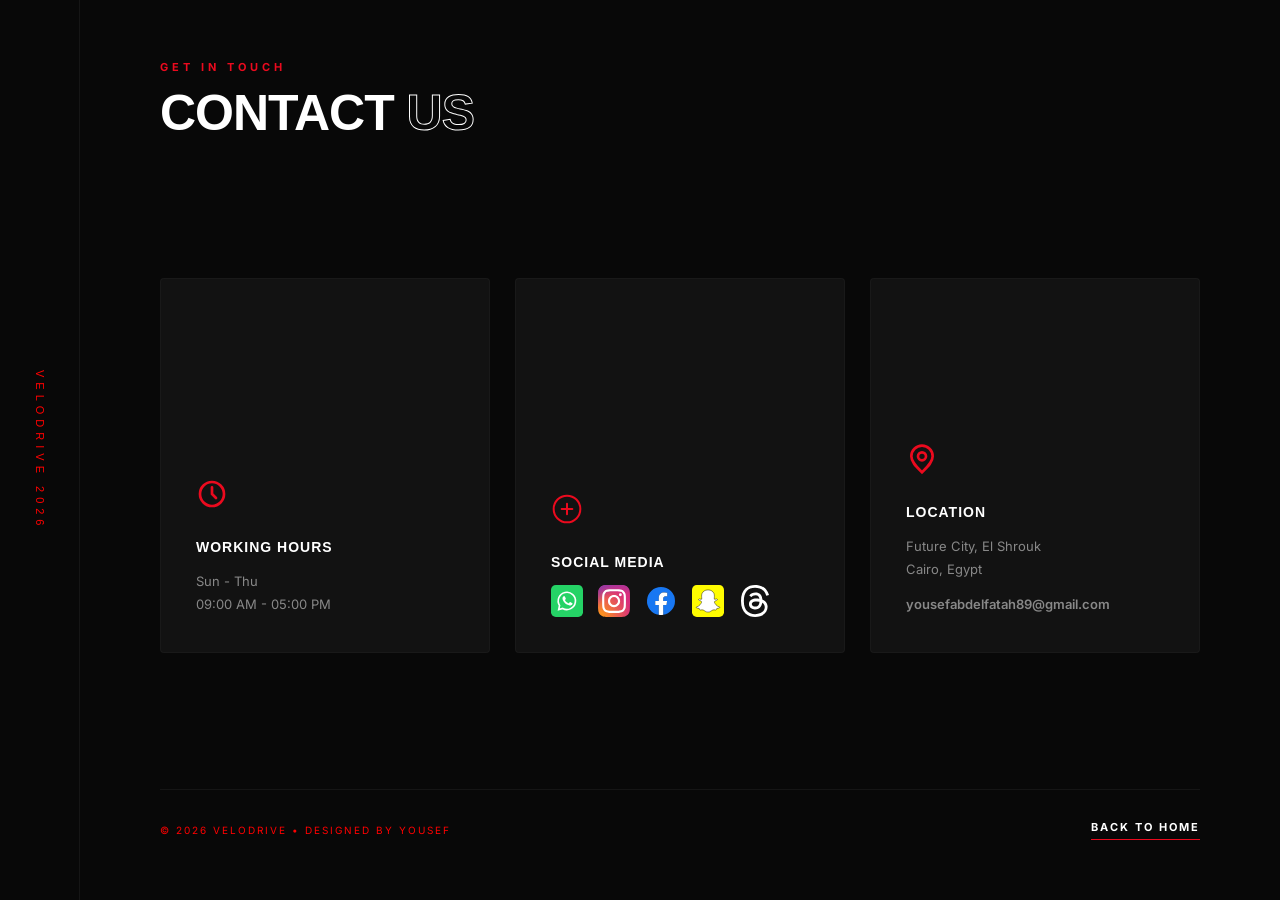
<file: index3.html>
<!DOCTYPE html>
<html lang="en">
<head>
    <meta charset="UTF-8">
    <meta name="viewport" content="width=device-width, initial-scale=1.0">
    <title>Contact | VeloDrive</title>
    <link href="https://fonts.googleapis.com/css2?family=Syncopate:wght@400;700&family=Inter:wght@400;600&display=swap" rel="stylesheet">
    <link rel="stylesheet" href="contact.css">
</head>
<body>

    <div class="contact-page">
        <div class="side-text">VELODRIVE 2026</div>

        <section class="main-content">
            <div class="header-zone">
                <span class="tag">GET IN TOUCH</span>
                <h1>CONTACT <span>US</span></h1>
            </div>

            <div class="info-showcase">
                <div class="showcase-card">
                    <div class="card-content">
                        <svg class="card-icon-svg" viewBox="0 0 24 24" fill="none" xmlns="http://www.w3.org/2000/svg">
                            <circle cx="12" cy="12" r="9" stroke="#eb0a1e" stroke-width="2"/>
                            <path d="M12 7V12L15 15" stroke="#eb0a1e" stroke-width="2" stroke-linecap="round"/>
                        </svg>
                        <h3>Working Hours</h3>
                        <p>Sun - Thu</p>
                        <p>09:00 AM - 05:00 PM</p>
                    </div>
                </div>

                <div class="showcase-card highlight">
                    <div class="card-content">
                        <svg class="card-icon-svg" viewBox="0 0 24 24" fill="none" xmlns="http://www.w3.org/2000/svg">
                            <path d="M12 22C17.5228 22 22 17.5228 22 12C22 6.47715 17.5228 2 12 2C6.47715 2 2 6.47715 2 12C2 17.5228 6.47715 22 12 22Z" stroke="#eb0a1e" stroke-width="1.5"/>
                            <path d="M8 12H16M12 8V16" stroke="#eb0a1e" stroke-width="1.5" stroke-linecap="round"/>
                        </svg>
                        <h3>Social Media</h3>
                        <div class="social-matrix-grid">
                            <a href="https://wa.me/201557253420" target="_blank" class="s-circle-svg">
                                
<?xml version="1.0" encoding="utf-8"?><!-- Uploaded to: SVG Repo, www.svgrepo.com, Generator: SVG Repo Mixer Tools -->
<svg xmlns="http://www.w3.org/2000/svg"
aria-label="WhatsApp" role="img"
viewBox="0 0 512 512"><rect
width="512" height="512"
rx="15%"
fill="#25d366"/><path fill="#25d366" stroke="#ffffff" stroke-width="26" d="M123 393l14-65a138 138 0 1150 47z"/><path fill="#ffffff" d="M308 273c-3-2-6-3-9 1l-12 16c-3 2-5 3-9 1-15-8-36-17-54-47-1-4 1-6 3-8l9-14c2-2 1-4 0-6l-12-29c-3-8-6-7-9-7h-8c-2 0-6 1-10 5-22 22-13 53 3 73 3 4 23 40 66 59 32 14 39 12 48 10 11-1 22-10 27-19 1-3 6-16 2-18"/></svg>
                            </a>
                            <a href="https://www.instagram.com/youssef_abdelfattah._/?hl=en" target="_blank" class="s-circle-svg">
                                
                                <?xml version="1.0" encoding="utf-8"?><!-- Uploaded to: SVG Repo, www.svgrepo.com, Generator: SVG Repo Mixer Tools -->
                                <svg width="800px" height="800px" viewBox="0 0 3364.7 3364.7" xmlns="http://www.w3.org/2000/svg"><defs><radialGradient id="0" cx="217.76" cy="3290.99" r="4271.92" gradientUnits="userSpaceOnUse"><stop offset=".09" stop-color="#fa8f21"/><stop offset=".78" stop-color="#d82d7e"/></radialGradient><radialGradient id="1" cx="2330.61" cy="3182.95" r="3759.33" gradientUnits="userSpaceOnUse"><stop offset=".64" stop-color="#8c3aaa" stop-opacity="0"/><stop offset="1" stop-color="#8c3aaa"/></radialGradient></defs><path d="M853.2,3352.8c-200.1-9.1-308.8-42.4-381.1-70.6-95.8-37.3-164.1-81.7-236-153.5S119.7,2988.6,82.6,2892.8c-28.2-72.3-61.5-181-70.6-381.1C2,2295.4,0,2230.5,0,1682.5s2.2-612.8,11.9-829.3C21,653.1,54.5,544.6,82.5,472.1,119.8,376.3,164.3,308,236,236c71.8-71.8,140.1-116.4,236-153.5C544.3,54.3,653,21,853.1,11.9,1069.5,2,1134.5,0,1682.3,0c548,0,612.8,2.2,829.3,11.9,200.1,9.1,308.6,42.6,381.1,70.6,95.8,37.1,164.1,81.7,236,153.5s116.2,140.2,153.5,236c28.2,72.3,61.5,181,70.6,381.1,9.9,216.5,11.9,281.3,11.9,829.3,0,547.8-2,612.8-11.9,829.3-9.1,200.1-42.6,308.8-70.6,381.1-37.3,95.8-81.7,164.1-153.5,235.9s-140.2,116.2-236,153.5c-72.3,28.2-181,61.5-381.1,70.6-216.3,9.9-281.3,11.9-829.3,11.9-547.8,0-612.8-1.9-829.1-11.9" fill="url(#0)"/><path d="M853.2,3352.8c-200.1-9.1-308.8-42.4-381.1-70.6-95.8-37.3-164.1-81.7-236-153.5S119.7,2988.6,82.6,2892.8c-28.2-72.3-61.5-181-70.6-381.1C2,2295.4,0,2230.5,0,1682.5s2.2-612.8,11.9-829.3C21,653.1,54.5,544.6,82.5,472.1,119.8,376.3,164.3,308,236,236c71.8-71.8,140.1-116.4,236-153.5C544.3,54.3,653,21,853.1,11.9,1069.5,2,1134.5,0,1682.3,0c548,0,612.8,2.2,829.3,11.9,200.1,9.1,308.6,42.6,381.1,70.6,95.8,37.1,164.1,81.7,236,153.5s116.2,140.2,153.5,236c28.2,72.3,61.5,181,70.6,381.1,9.9,216.5,11.9,281.3,11.9,829.3,0,547.8-2,612.8-11.9,829.3-9.1,200.1-42.6,308.8-70.6,381.1-37.3,95.8-81.7,164.1-153.5,235.9s-140.2,116.2-236,153.5c-72.3,28.2-181,61.5-381.1,70.6-216.3,9.9-281.3,11.9-829.3,11.9-547.8,0-612.8-1.9-829.1-11.9" fill="url(#1)"/><path d="M1269.25,1689.52c0-230.11,186.49-416.7,416.6-416.7s416.7,186.59,416.7,416.7-186.59,416.7-416.7,416.7-416.6-186.59-416.6-416.7m-225.26,0c0,354.5,287.36,641.86,641.86,641.86s641.86-287.36,641.86-641.86-287.36-641.86-641.86-641.86S1044,1335,1044,1689.52m1159.13-667.31a150,150,0,1,0,150.06-149.94h-0.06a150.07,150.07,0,0,0-150,149.94M1180.85,2707c-121.87-5.55-188.11-25.85-232.13-43-58.36-22.72-100-49.78-143.78-93.5s-70.88-85.32-93.5-143.68c-17.16-44-37.46-110.26-43-232.13-6.06-131.76-7.27-171.34-7.27-505.15s1.31-373.28,7.27-505.15c5.55-121.87,26-188,43-232.13,22.72-58.36,49.78-100,93.5-143.78s85.32-70.88,143.78-93.5c44-17.16,110.26-37.46,232.13-43,131.76-6.06,171.34-7.27,505-7.27S2059.13,666,2191,672c121.87,5.55,188,26,232.13,43,58.36,22.62,100,49.78,143.78,93.5s70.78,85.42,93.5,143.78c17.16,44,37.46,110.26,43,232.13,6.06,131.87,7.27,171.34,7.27,505.15s-1.21,373.28-7.27,505.15c-5.55,121.87-25.95,188.11-43,232.13-22.72,58.36-49.78,100-93.5,143.68s-85.42,70.78-143.78,93.5c-44,17.16-110.26,37.46-232.13,43-131.76,6.06-171.34,7.27-505.15,7.27s-373.28-1.21-505-7.27M1170.5,447.09c-133.07,6.06-224,27.16-303.41,58.06-82.19,31.91-151.86,74.72-221.43,144.18S533.39,788.47,501.48,870.76c-30.9,79.46-52,170.34-58.06,303.41-6.16,133.28-7.57,175.89-7.57,515.35s1.41,382.07,7.57,515.35c6.06,133.08,27.16,223.95,58.06,303.41,31.91,82.19,74.62,152,144.18,221.43s139.14,112.18,221.43,144.18c79.56,30.9,170.34,52,303.41,58.06,133.35,6.06,175.89,7.57,515.35,7.57s382.07-1.41,515.35-7.57c133.08-6.06,223.95-27.16,303.41-58.06,82.19-32,151.86-74.72,221.43-144.18s112.18-139.24,144.18-221.43c30.9-79.46,52.1-170.34,58.06-303.41,6.06-133.38,7.47-175.89,7.47-515.35s-1.41-382.07-7.47-515.35c-6.06-133.08-27.16-224-58.06-303.41-32-82.19-74.72-151.86-144.18-221.43S2586.8,537.06,2504.71,505.15c-79.56-30.9-170.44-52.1-303.41-58.06C2068,441,2025.41,439.52,1686,439.52s-382.1,1.41-515.45,7.57" fill="#ffffff"/></svg>
                            </a>
                            <a href="https://www.facebook.com/yousef.abelftah" target="_blank" class="s-circle-svg">
                                
                                <?xml version="1.0" encoding="utf-8"?><!-- Uploaded to: SVG Repo, www.svgrepo.com, Generator: SVG Repo Mixer Tools -->
                                <svg width="800px" height="800px" viewBox="0 0 16 16" xmlns="http://www.w3.org/2000/svg" fill="none"><path fill="#1877F2" d="M15 8a7 7 0 00-7-7 7 7 0 00-1.094 13.915v-4.892H5.13V8h1.777V6.458c0-1.754 1.045-2.724 2.644-2.724.766 0 1.567.137 1.567.137v1.723h-.883c-.87 0-1.14.54-1.14 1.093V8h1.941l-.31 2.023H9.094v4.892A7.001 7.001 0 0015 8z"/><path fill="#ffffff" d="M10.725 10.023L11.035 8H9.094V6.687c0-.553.27-1.093 1.14-1.093h.883V3.87s-.801-.137-1.567-.137c-1.6 0-2.644.97-2.644 2.724V8H5.13v2.023h1.777v4.892a7.037 7.037 0 002.188 0v-4.892h1.63z"/></svg>
                            <a href="https://www.snapchat.com/add/jr_abdelfatah" target="_blank" class="s-circle-svg">
                                
<?xml version="1.0" encoding="utf-8"?><!-- Uploaded to: SVG Repo, www.svgrepo.com, Generator: SVG Repo Mixer Tools -->
<svg xmlns="http://www.w3.org/2000/svg"
aria-label="Snapchat" role="img"
viewBox="0 0 512 512"><rect
width="512" height="512"
rx="15%"
fill="#fffc00"/><path fill="#ffffff" stroke="#000000" stroke-width="7" d="M203 414c-18-13-32-20-66-14-5 1-14 4-15-5-2-7-2-18-7-19-31-4-42-10-47-16-2-2-3-7 1-8 53-10 78-61 83-71 6-15-4-24-23-30-9-3-24-7-24-17 0-5 5-8 10-10 4-1 8-2 12 0 12 5 23 7 29 2 0-27-7-61 4-89 13-31 45-59 96-59s83 28 96 59c11 28 4 62 4 89 6 5 17 3 29-2 4-2 8-1 12 0 5 2 10 5 10 10 0 10-15 14-24 17-19 6-29 15-23 30 5 10 30 61 83 71 4 1 3 6 1 8-5 6-16 12-47 16-5 1-5 12-7 19-1 9-10 6-15 5-34-6-48 1-66 14a82 82 0 0 1-53 20c-21 1-38-8-53-20z"/></svg>
                            </a>
                            <a href="https://www.threads.net/@youssef_abdelfattah._" target="_blank" class="s-circle-svg" style="color: white;">
                                
                                <svg xmlns="http://www.w3.org/2000/svg" width="16" height="16" fill="currentColor" class="bi bi-threads" viewBox="0 0 16 16">
                                  <path d="M6.321 6.016c-.27-.18-1.166-.802-1.166-.802.756-1.081 1.753-1.502 3.132-1.502.975 0 1.803.327 2.394.948s.928 1.509 1.005 2.644q.492.207.905.484c1.109.745 1.719 1.86 1.719 3.137 0 2.716-2.226 5.075-6.256 5.075C4.594 16 1 13.987 1 7.994 1 2.034 4.482 0 8.044 0 9.69 0 13.55.243 15 5.036l-1.36.353C12.516 1.974 10.163 1.43 8.006 1.43c-3.565 0-5.582 2.171-5.582 6.79 0 4.143 2.254 6.343 5.63 6.343 2.777 0 4.847-1.443 4.847-3.556 0-1.438-1.208-2.127-1.27-2.127-.236 1.234-.868 3.31-3.644 3.31-1.618 0-3.013-1.118-3.013-2.582 0-2.09 1.984-2.847 3.55-2.847.586 0 1.294.04 1.663.114 0-.637-.54-1.728-1.9-1.728-1.25 0-1.566.405-1.967.868ZM8.716 8.19c-2.04 0-2.304.87-2.304 1.416 0 .878 1.043 1.168 1.6 1.168 1.02 0 2.067-.282 2.232-2.423a6.2 6.2 0 0 0-1.528-.161"/>
                                </svg>
                            </a>
                        </div>
                    </div>
                </div>

                <div class="showcase-card">
                    <div class="card-content">
                        <svg class="card-icon-svg" viewBox="0 0 24 24" fill="none" xmlns="http://www.w3.org/2000/svg">
                            <path d="M12 13C13.6569 13 15 11.6569 15 10C15 8.34315 13.6569 7 12 7C10.3431 7 9 8.34315 9 10C9 11.6569 10.3431 13 12 13Z" stroke="#eb0a1e" stroke-width="2"/>
                            <path d="M12 22C16 18 20 14.4183 20 10C20 5.58172 16.4183 2 12 2C7.58172 2 4 5.58172 4 10C4 14.4183 8 18 12 22Z" stroke="#eb0a1e" stroke-width="2"/>
                        </svg>
                        <h3>Location</h3>
                        <p>Future City, El Shrouk</p>
                        <p>Cairo, Egypt</p>
                        <p class="email-link">yousefabdelfatah89@gmail.com</p>
                    </div>
                </div>
            </div>

            <div class="footer-minimal">
                <p>&copy; 2026 VELODRIVE • DESIGNED BY YOUSEF</p>
                <a href="index-2.html" class="cta-back">BACK TO HOME</a>
            </div>
        </section>
    </div>

</body>
</html>
</file>
<file: car/car.css>
body {
    background-color: #1a1a1a;

    color: #e0e0e0;
    margin: 0;
    padding: 0;
    font-family: 'Segoe UI', Tahoma, Geneva, Verdana, sans-serif;
    line-height: 1.6;
}
/* From Uiverse.io by Sandra06ram */ 
.btn2 {
  position: relative;
  display: inline-block;
  padding: 15px 30px;
  border: 2px solid #fefefe;
  text-transform: uppercase;
  color: #fefefe;
  text-decoration: none;
  font-weight: 600;
  font-size: 20px;
  transition: 0.3s;
}

.btn2::before {
  content: "";
  position: absolute;
  top: -2px;
  left: -2px;
  width: calc(100% + 4px);
  height: calc(100% - -2px);
  background-color: #212121;
  transition: 0.3s ease-out;
  transform: scaleY(1);
}

.btn2::after {
  content: "";
  position: absolute;
  top: -2px;
  left: -2px;
  width: calc(100% + 4px);
  height: calc(100% - 50px);
  background-color: #212121;
  transition: 0.3s ease-out;
  transform: scaleY(1);
}

.btn2:hover::before {
  transform: translateY(-25px);
  height: 0;
}

.btn2:hover::after {
  transform: scaleX(0);
  transition-delay: 0.15s;
}

.btn2:hover {
  border: 2px solid #fefefe;
}

.btn2 span {
  position: relative;
  z-index: 3;
}

button {
  text-decoration: none;
  border: none;
  background-color: transparent;
}

.h1 {
    text-align: center;
    color: #fff;
    font-size: 70px;
    font-weight: 900;
    margin: 40px 0;
    text-transform: uppercase;
    letter-spacing: 5px;
    text-shadow: 2px 2px 10px rgba(0, 0, 0, 0.5);
}

.navbar {
    position: sticky;
    top: 0;
    z-index: 1000;
    background: rgba(17, 17, 17, 0.95);
    border-bottom: 1px solid #333;
}

.brands {
    display: flex;
    justify-content: center;
    list-style: none;
    padding: 15px;
    gap: 20px;
    margin: 0;
}

.brands-li a {
    text-decoration: none;
    color: #aaa;
    font-weight: bold;
    transition: 0.3s;
    padding: 5px 10px;
}

.brands-li a:hover {
    color: #eb0a1e;
}


[class^="p"] {
    background: #ffffff;
    color: #222;
    padding: 30px;
    border-radius: 15px;
    width: 85%;
    max-width: 1000px;
    margin: 30px auto;
    font-size: 18px;
    box-shadow: 0 10px 30px rgba(0, 0, 0, 0.4);
    border-left: 10px solid #eb0a1e;
}

[class^="div"] {
    display: flex;
    justify-content: center;
    gap: 25px;
    padding: 20px;
}

[class^="img"] {
    width: 46%;
    height: 450px;
    object-fit: cover;
    border-radius: 20px;
    transition: all 0.5s cubic-bezier(0.4, 0, 0.2, 1);
    box-shadow: 0 5px 15px rgba(0, 0, 0, 0.3);
}

[class^="img"]:hover {
    transform: translateY(-10px) scale(1.02);

    box-shadow: 0 20px 40px rgba(0, 0, 0, 0.6);
    filter: brightness(1.1);
}

[class^="a1"],
.a2,
.a6,
.a9,
.a12,
.a15,
.a18,
.a20,
.a21,
.a22 {
    display: block;
    width: fit-content;
    margin: 20px auto;
    padding: 12px 35px;
    color: #fff;
    text-decoration: none;
    font-weight: bold;
    border: 2px solid #eb0a1e;
    border-radius: 50px;
    transition: 0.4s ease;
    background: transparent;
}

[class^="a1"]:hover,
.a2:hover,
.a6:hover .a20:hover .a21:hover,
.a22:hover {
    background: #eb0a1e;
    box-shadow: 0 0 20px rgba(235, 10, 30, 0.4);
}

.crolla,
.a3,
.a4,
.a5,
.a7,
.a8,
.a10,
.a11,
.a13 {
    display: inline-block;
    color: #eb0a1e;
    text-decoration: none;
    font-weight: bold;
    margin: 15px 5%;
    padding: 5px 15px;
    border: 1px solid transparent;
    transition: 0.3s;
}

.crolla:hover,
.a3:hover,
.a4:hover {
    border: 1px solid #eb0a1e;
    border-radius: 5px;
}

.car-details-list {
    list-style: none;
    padding: 0;
    margin: 20px auto;
    width: 85%;
    display: grid;
    grid-template-columns: repeat(auto-fit, minmax(300px, 1fr));
    gap: 15px;
}

.car-details-list li {
    background: #252525;
    color: #eee;
    padding: 15px 20px;
    border-radius: 12px;
    border-right: 5px solid #eb0a1e;
    transition: 0.3s ease;
}

.car-details-list li:hover {
    background: #333;
    transform: translateX(5px);
}

.car-details-list li strong {
    color: #eb0a1e;
    display: inline-block;
    margin-right: 5px;
}

table {
    width: 90%;
    margin: 40px auto;
    border-collapse: collapse;
    background: #222;
    border-radius: 10px;
    overflow: hidden;
}

th {
    background: #eb0a1e;
    color: #fff;
    padding: 15px;
    text-transform: uppercase;
}

td {
    padding: 12px;
    border-bottom: 1px solid #333;
    text-align: center;
}

@media screen and (max-width: 768px) {
    [class^="div"] {
        flex-direction: column;
        align-items: center;
    }

    [class^="img"] {
        width: 95%;
        height: auto;
    }

    .h1 {
        font-size: 35px;
    }
}
</file>
<file: contact.css>
:root {
    --primary: #eb0a1e;       
    --bg-black: #080808;      
    --card-gray: #121212;     
    --card-hover: #1a1a1a;    
    --text-main: #ffffff;
    --text-dim: #888888;
}

* {
    margin: 0;
    padding: 0;
    box-sizing: border-box;
}

body {
    background-color: var(--bg-black);
    color: var(--text-main);
    font-family: 'Inter', sans-serif;
    height: 100vh;
    overflow: hidden; 
}


.contact-page {
    display: flex;
    height: 100vh;
    width: 100%;
}

.side-text {
    width: 80px;
    height: 100%;
    border-right: 1px solid rgba(255,255,255,0.05);
    writing-mode: vertical-rl;
    display: flex;
    align-items: center;
    justify-content: center;
    font-family: 'Syncopate', sans-serif;
    font-size: 11px;
    letter-spacing: 5px;
    color: red;
    text-transform: uppercase;
}

.main-content {
    flex: 1;
    display: flex;
    flex-direction: column;
    padding: 60px 80px;
    justify-content: space-between;
}


.header-zone .tag {
    color: var(--primary);
    font-size: 11px;
    letter-spacing: 4px;
    font-weight: 700;
    display: block;
    margin-bottom: 10px;
}

.header-zone h1 {
    font-family: 'Syncopate', sans-serif;
    font-size: clamp(30px, 4.5vw, 50px);
    font-weight: 700;
    letter-spacing: -1px;
}

.header-zone h1 span {
    -webkit-text-stroke: 1px #fff;
    color: transparent;
}

.info-showcase {
    display: flex;
    gap: 25px;
    height: 48%; 
}

.showcase-card {
    flex: 1;
    background: var(--card-gray);
    border-radius: 4px;
    padding: 35px;
    display: flex;
    flex-direction: column;
    justify-content: flex-end;
    position: relative;
    overflow: hidden;
    transition: all 0.6s cubic-bezier(0.23, 1, 0.32, 1);
    border: 1px solid rgba(255,255,255,0.03);
}


.showcase-card:hover {
    flex: 1.4;
    background: var(--card-hover);
    border-color: var(--primary);
    box-shadow: 0 15px 40px rgba(235, 10, 30, 0.1);
}

.showcase-card h3 {
    font-family: 'Syncopate', sans-serif;
    font-size: 14px;
    margin-bottom: 15px;
    letter-spacing: 1px;
    text-transform: uppercase;
}

.showcase-card p {
    font-size: 13px;
    color: var(--text-dim);
    line-height: 1.8;
}

.card-icon-svg {
    width: 32px;
    height: 32px;
    margin-bottom: 25px;
    transition: transform 0.4s ease;
}

.showcase-card:hover .card-icon-svg {
    transform: scale(1.1) rotate(-5deg);
}

.social-matrix-grid {
    display: flex;
    gap: 15px;
    margin-top: 15px;
}

.s-circle-svg {
    width: 32px;
    height: 32px;
    display: flex;
    align-items: center;
    justify-content: center;
    transition: all 0.3s cubic-bezier(0.175, 0.885, 0.32, 1.275);
}

.s-circle-svg:hover {
    transform: translateY(-5px) scale(1.2);
}

.s-circle-svg svg {
    width: 100%;
    height: 100%;
}

.email-link {
    margin-top: 12px;
    font-weight: 600;
    color: #fff;
    font-size: 13px;
    word-break: break-all;
}


.footer-minimal {
    display: flex;
    justify-content: space-between;
    align-items: center;
    border-top: 1px solid rgba(255,255,255,0.05);
    padding-top: 30px;
}

.footer-minimal p {
    font-size: 10px;
    letter-spacing: 2px;
    color: red;
}

.cta-back {
    text-decoration: none;
    color: #fff;
    font-size: 11px;
    font-weight: 700;
    letter-spacing: 2px;
    border-bottom: 1px solid var(--primary);
    padding-bottom: 5px;
    transition: 0.3s;
}

.cta-back:hover {
    color: var(--primary);
    border-color: #fff;
}

@media (max-width: 900px) {
    body {
        overflow-y: auto;
    }
    .side-text {
        display: none;
    }
    .main-content {
        padding: 40px 20px;
    }
    .info-showcase {
        flex-direction: column;
        height: auto;
        gap: 15px;
    }
    .showcase-card {
        height: 250px;
    }
    .showcase-card:hover {
        flex: 1; 
    }
}
</file>
